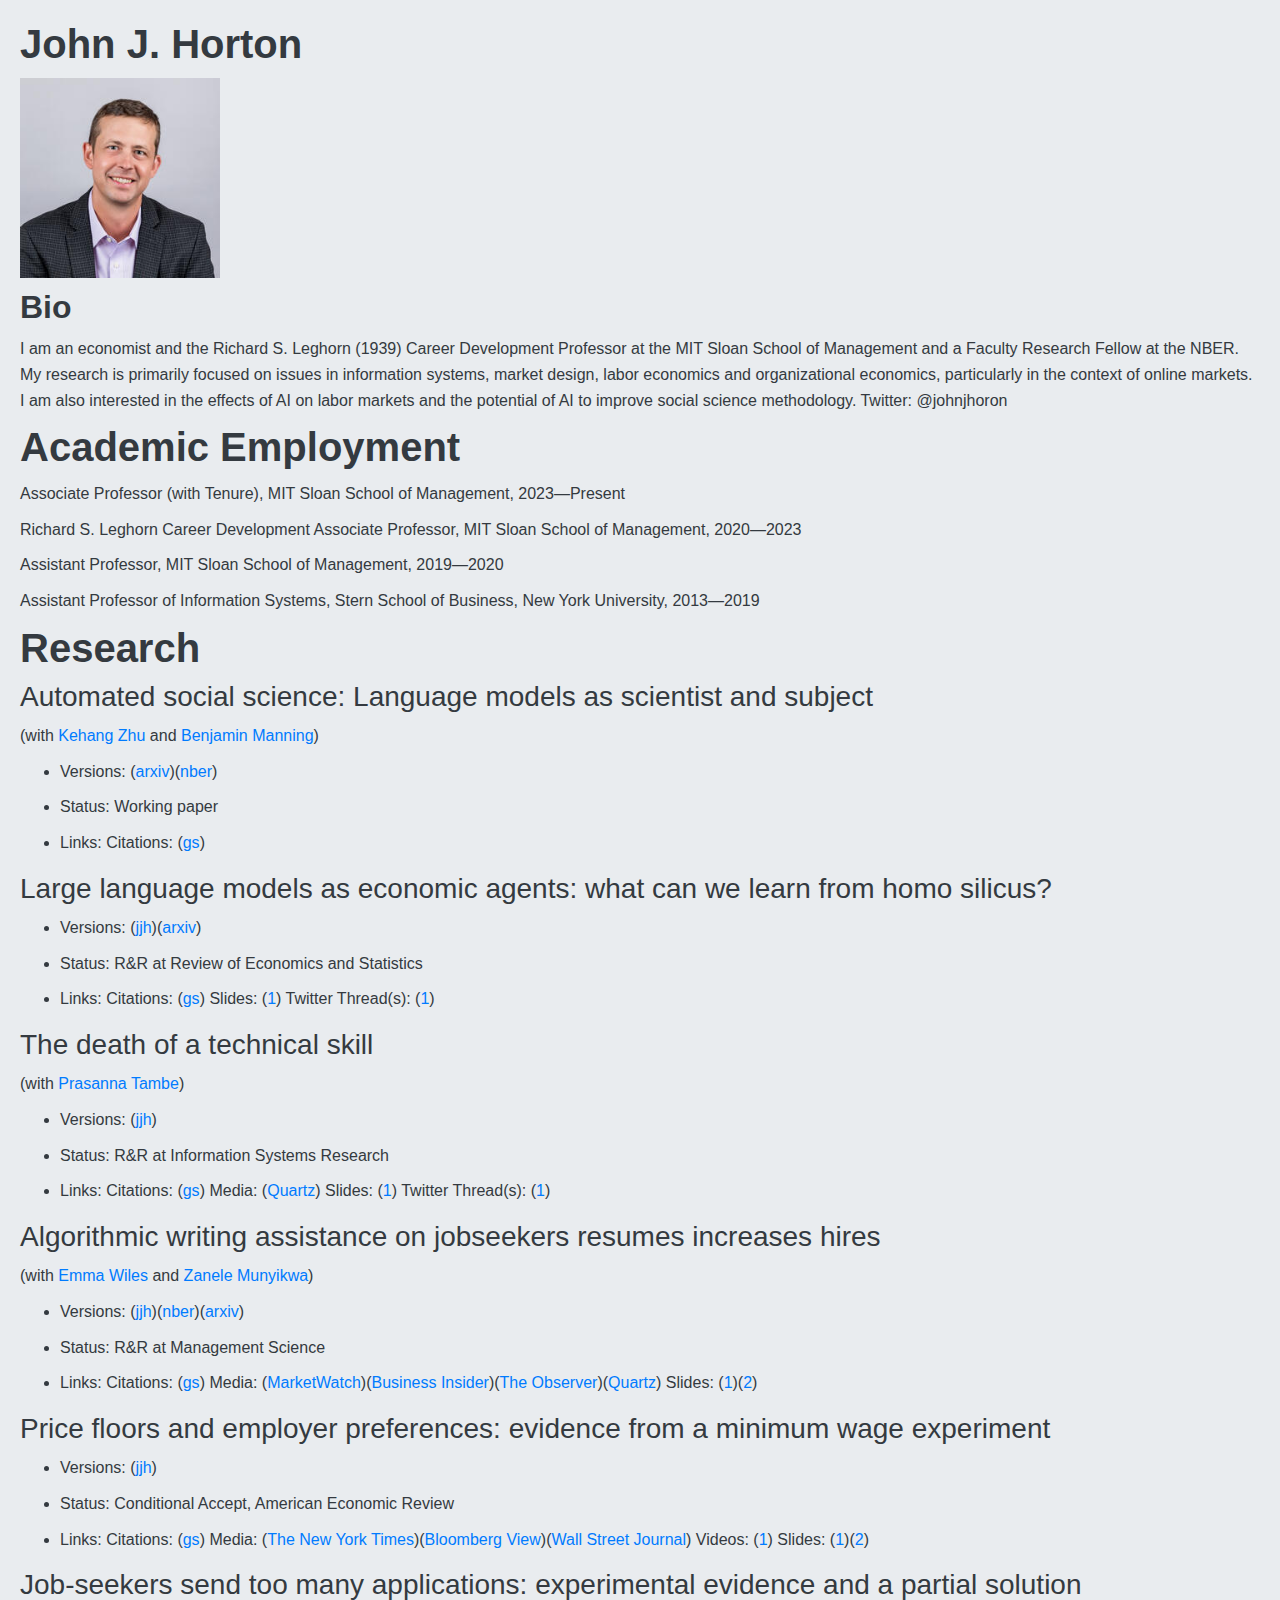
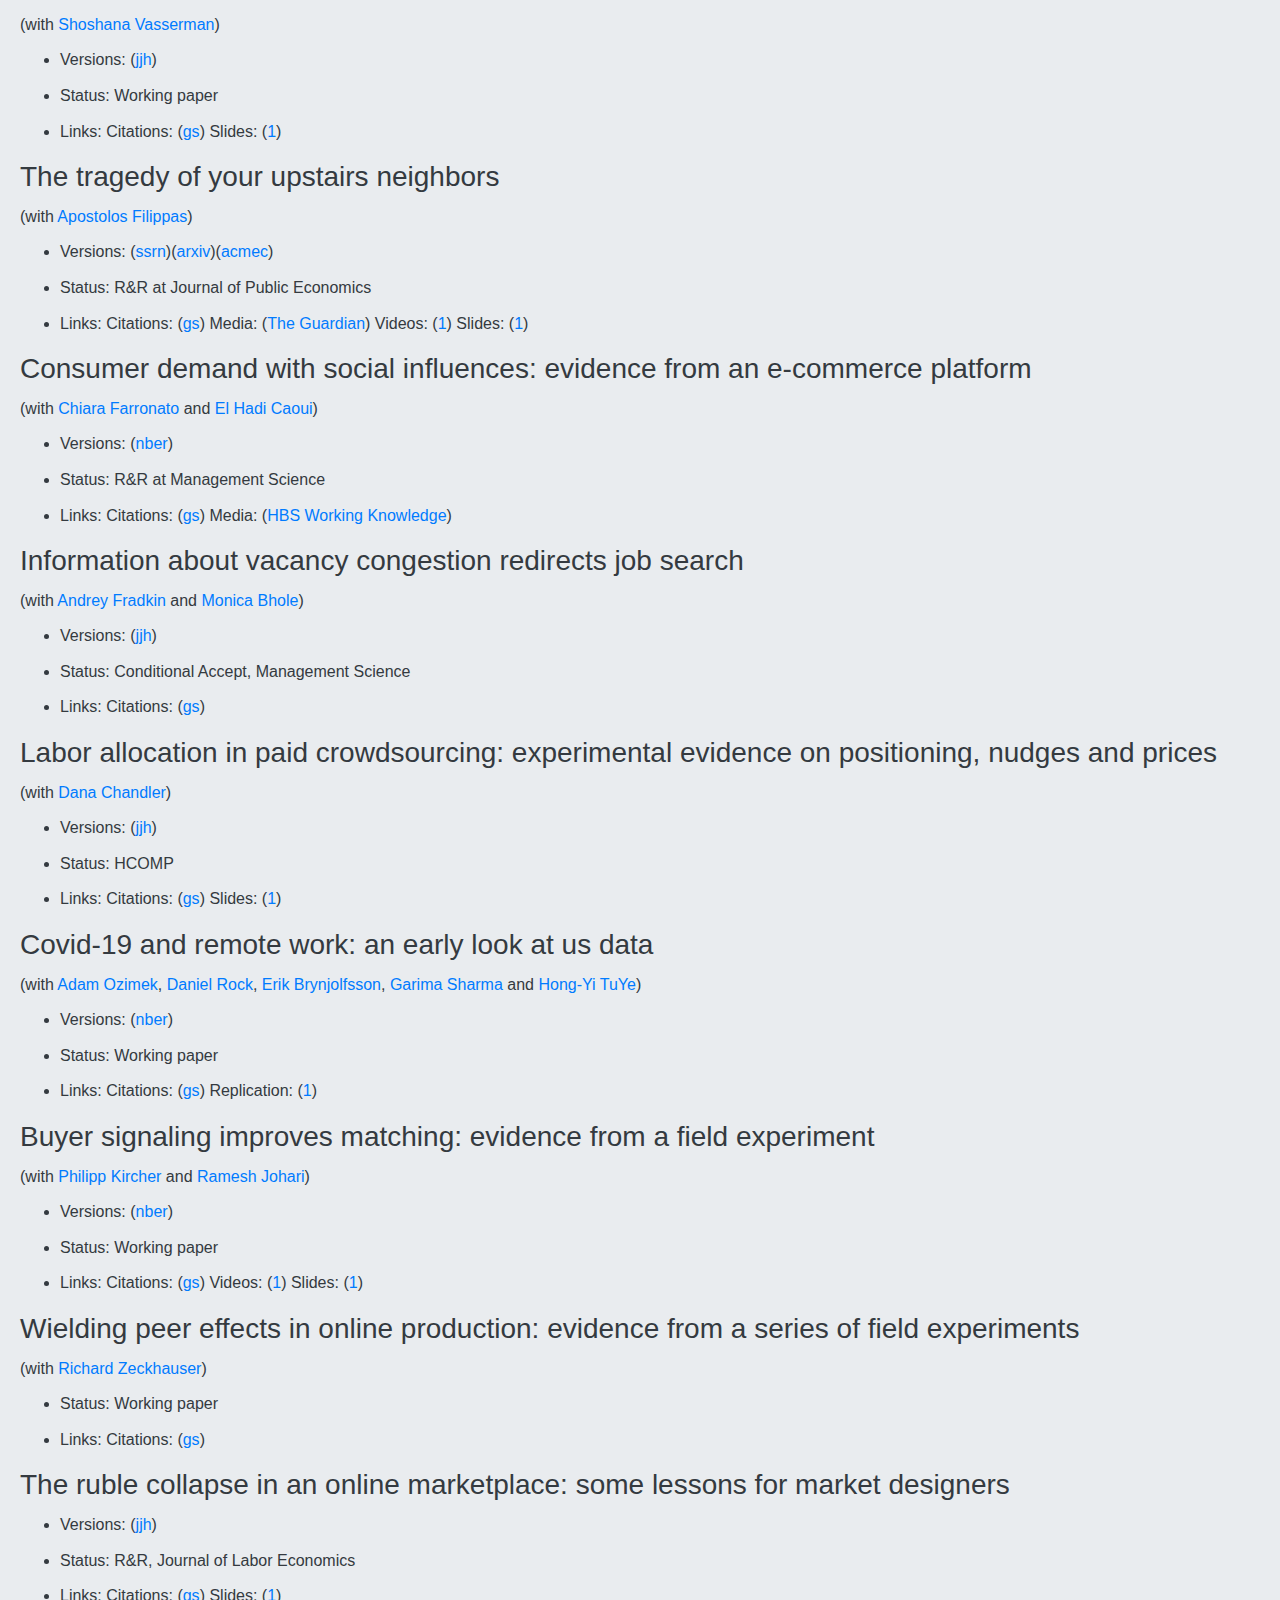
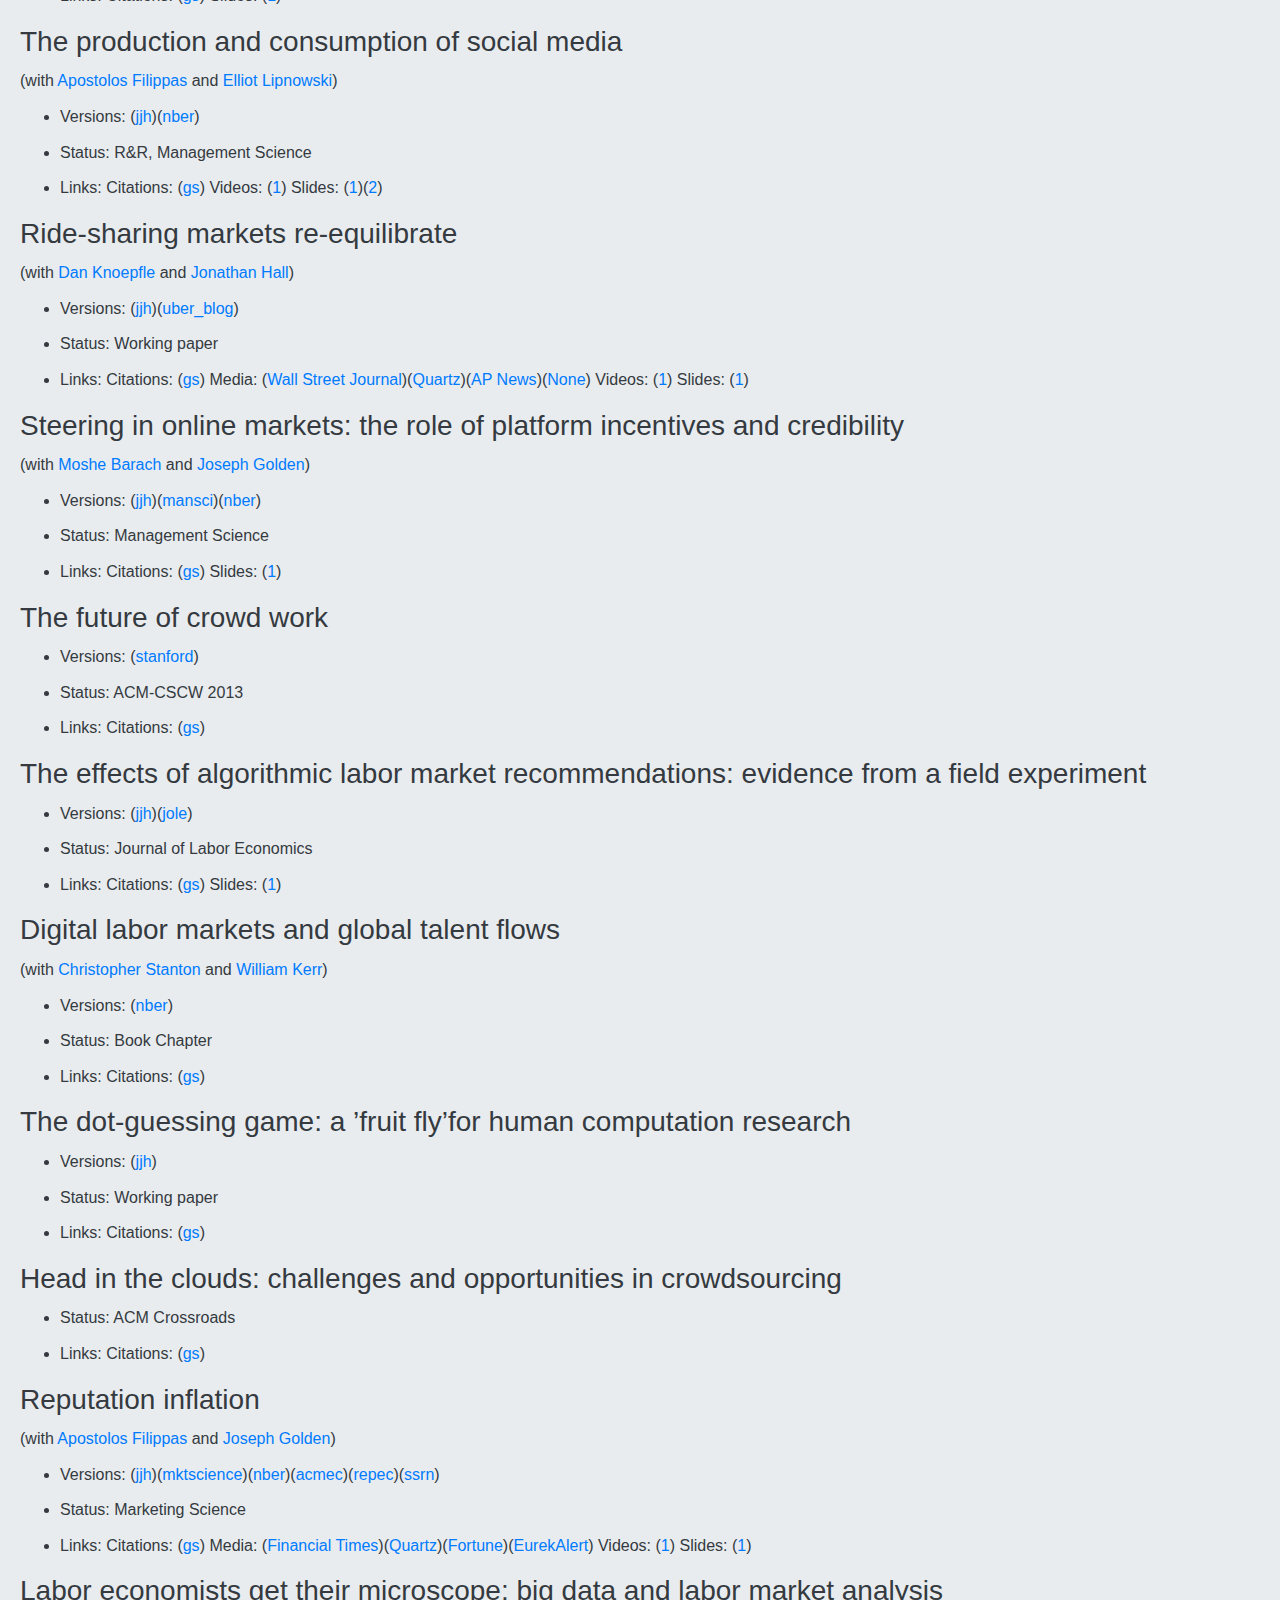
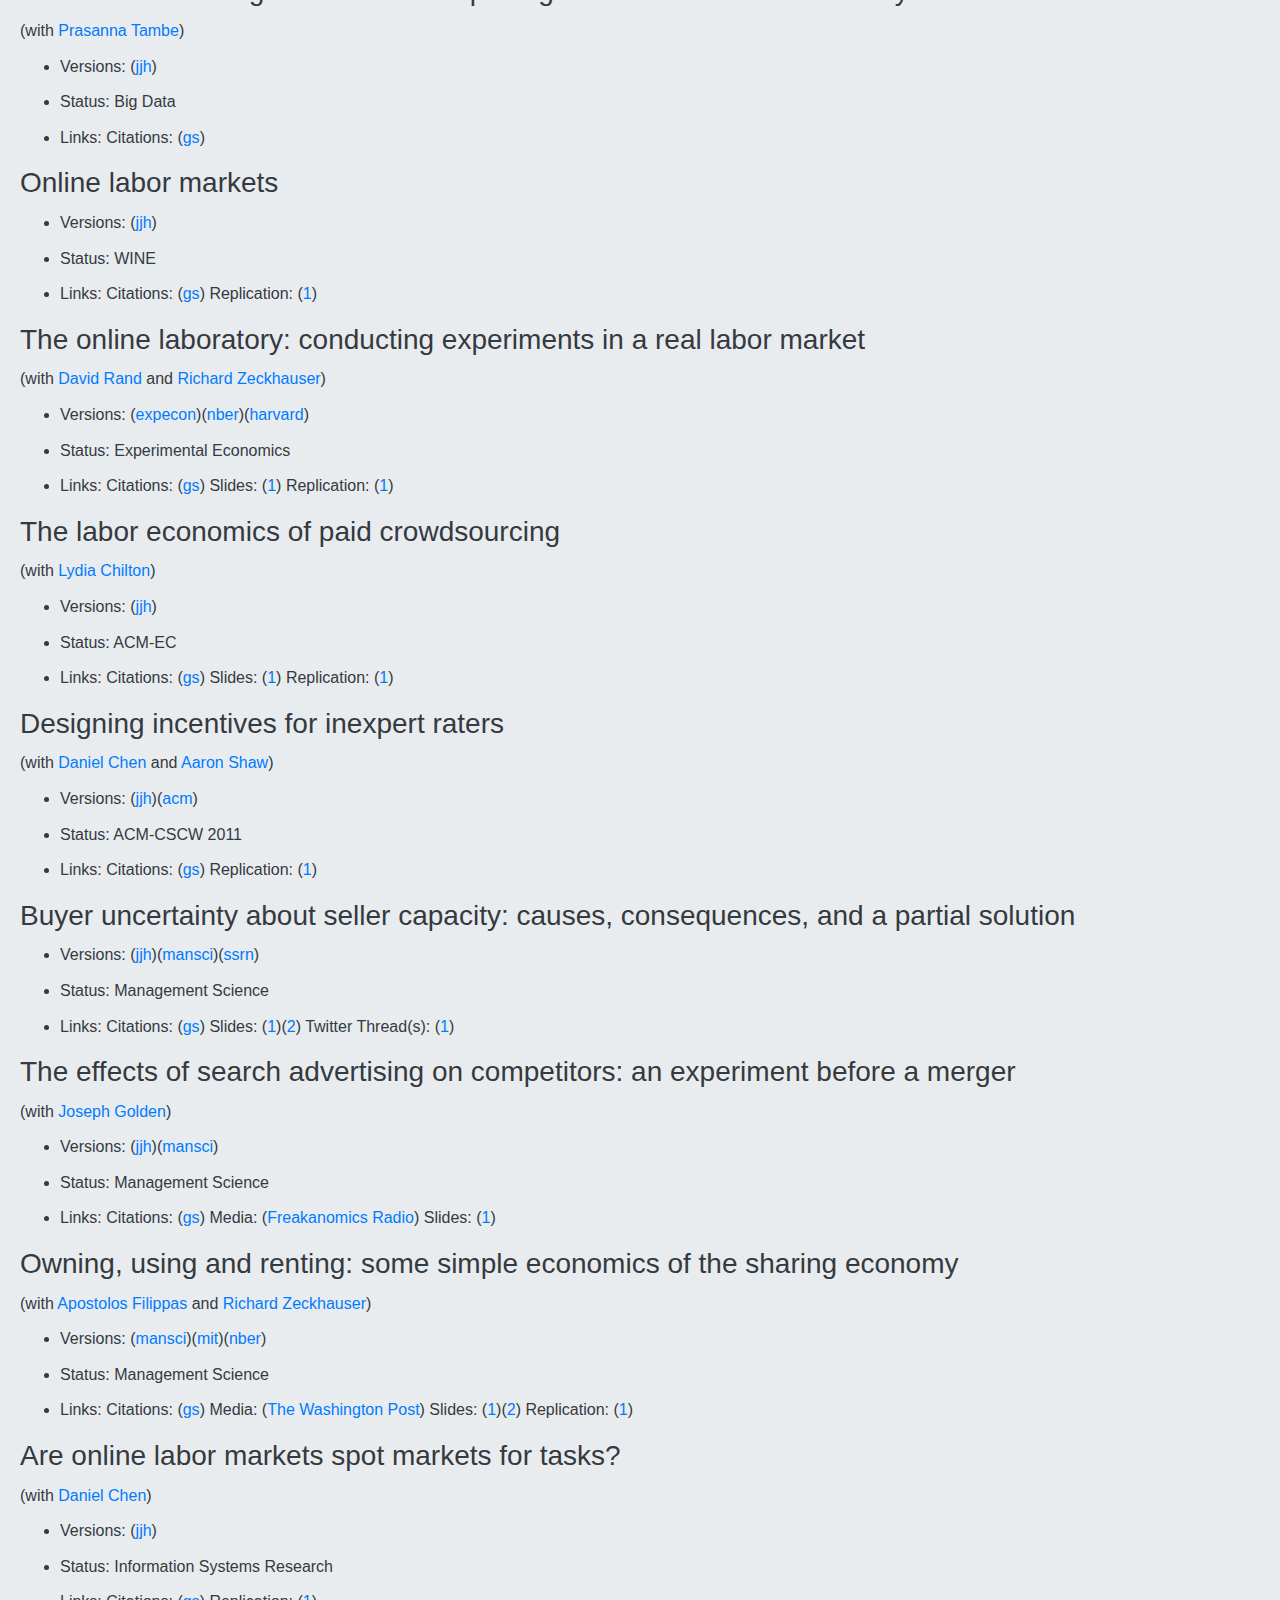
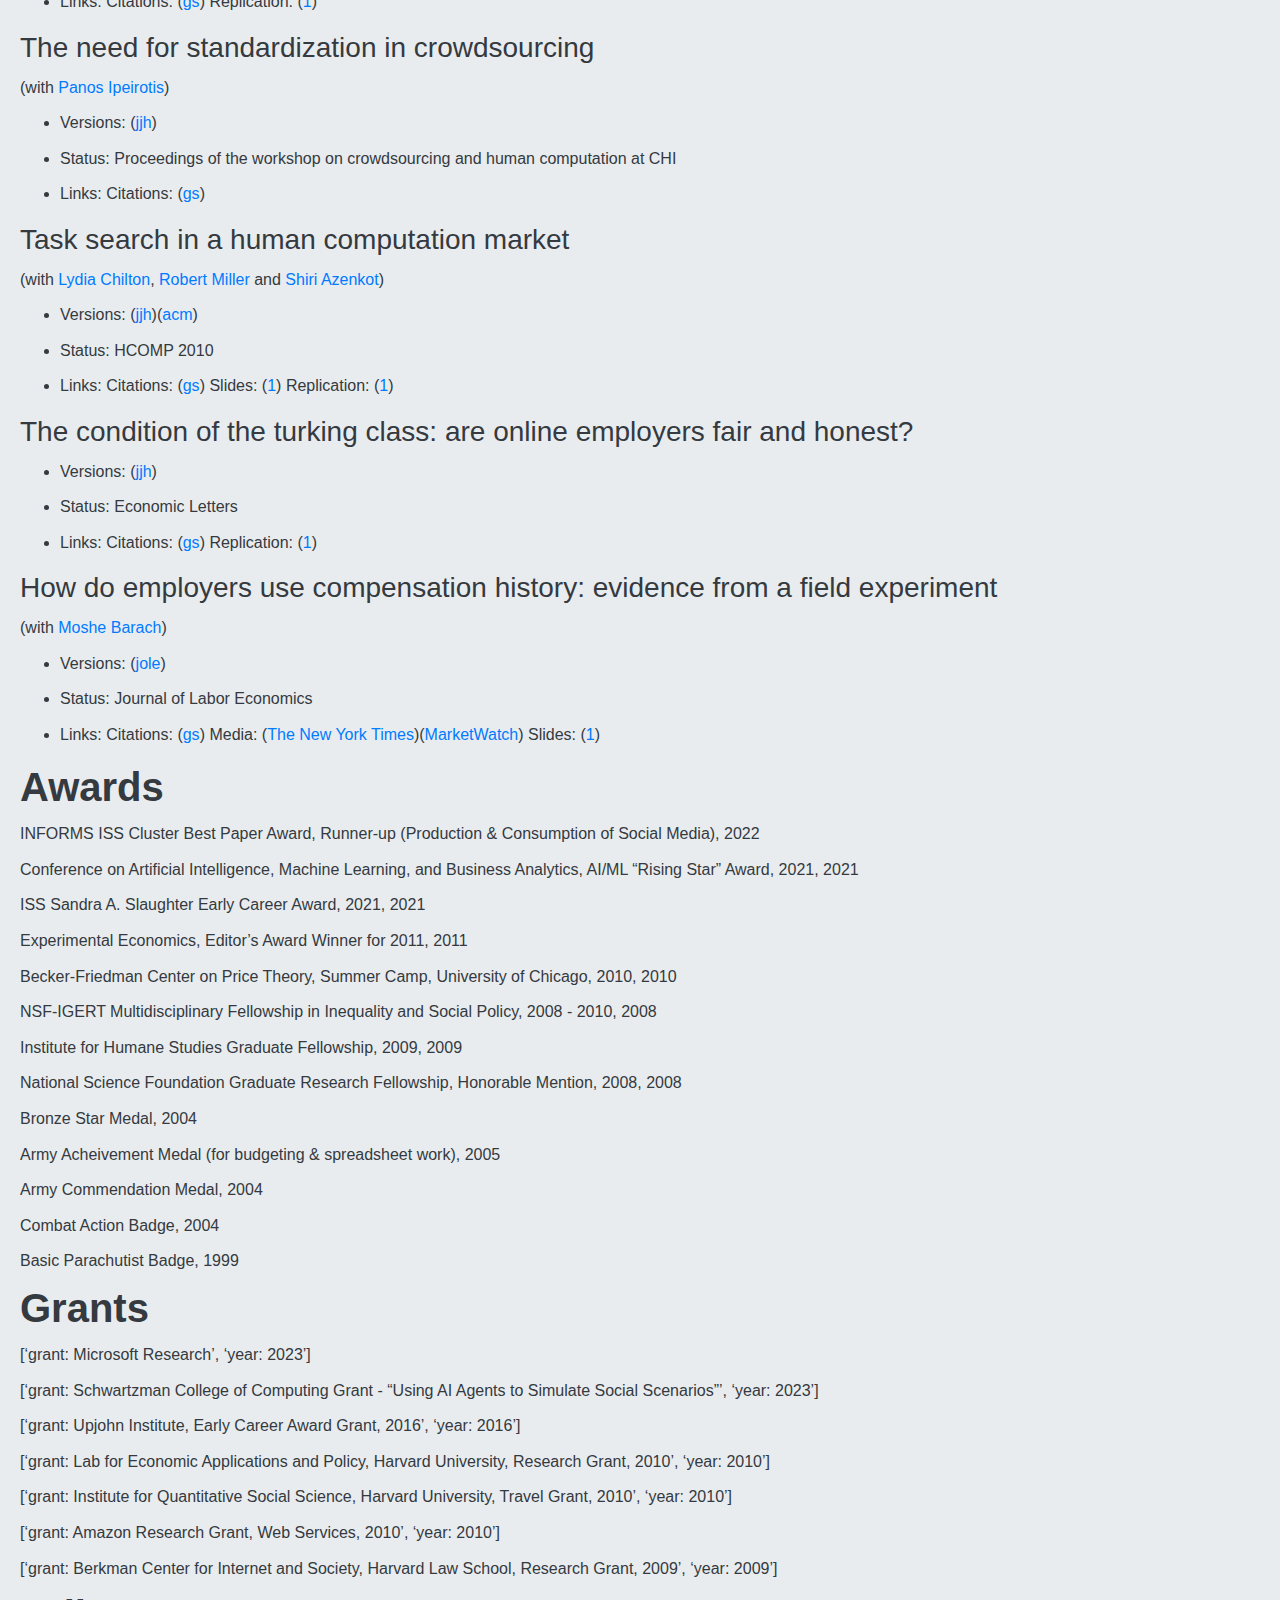
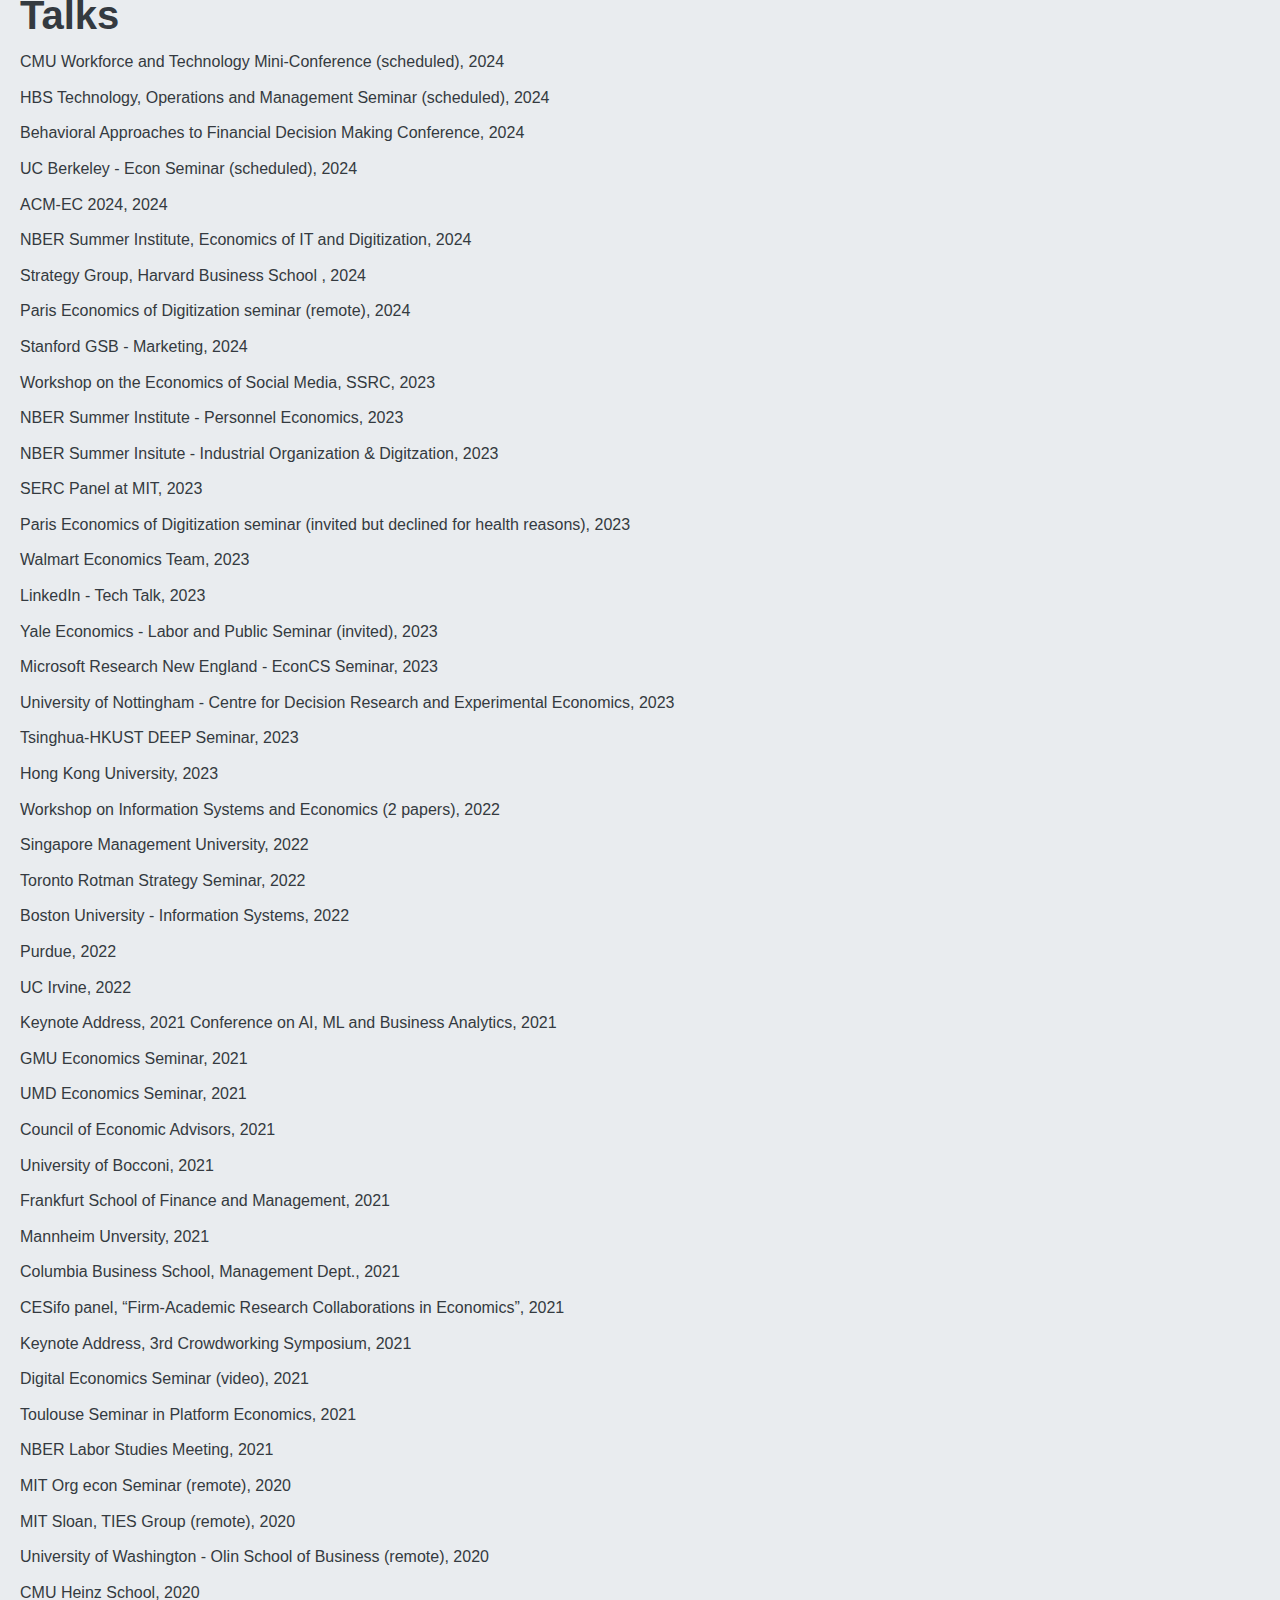
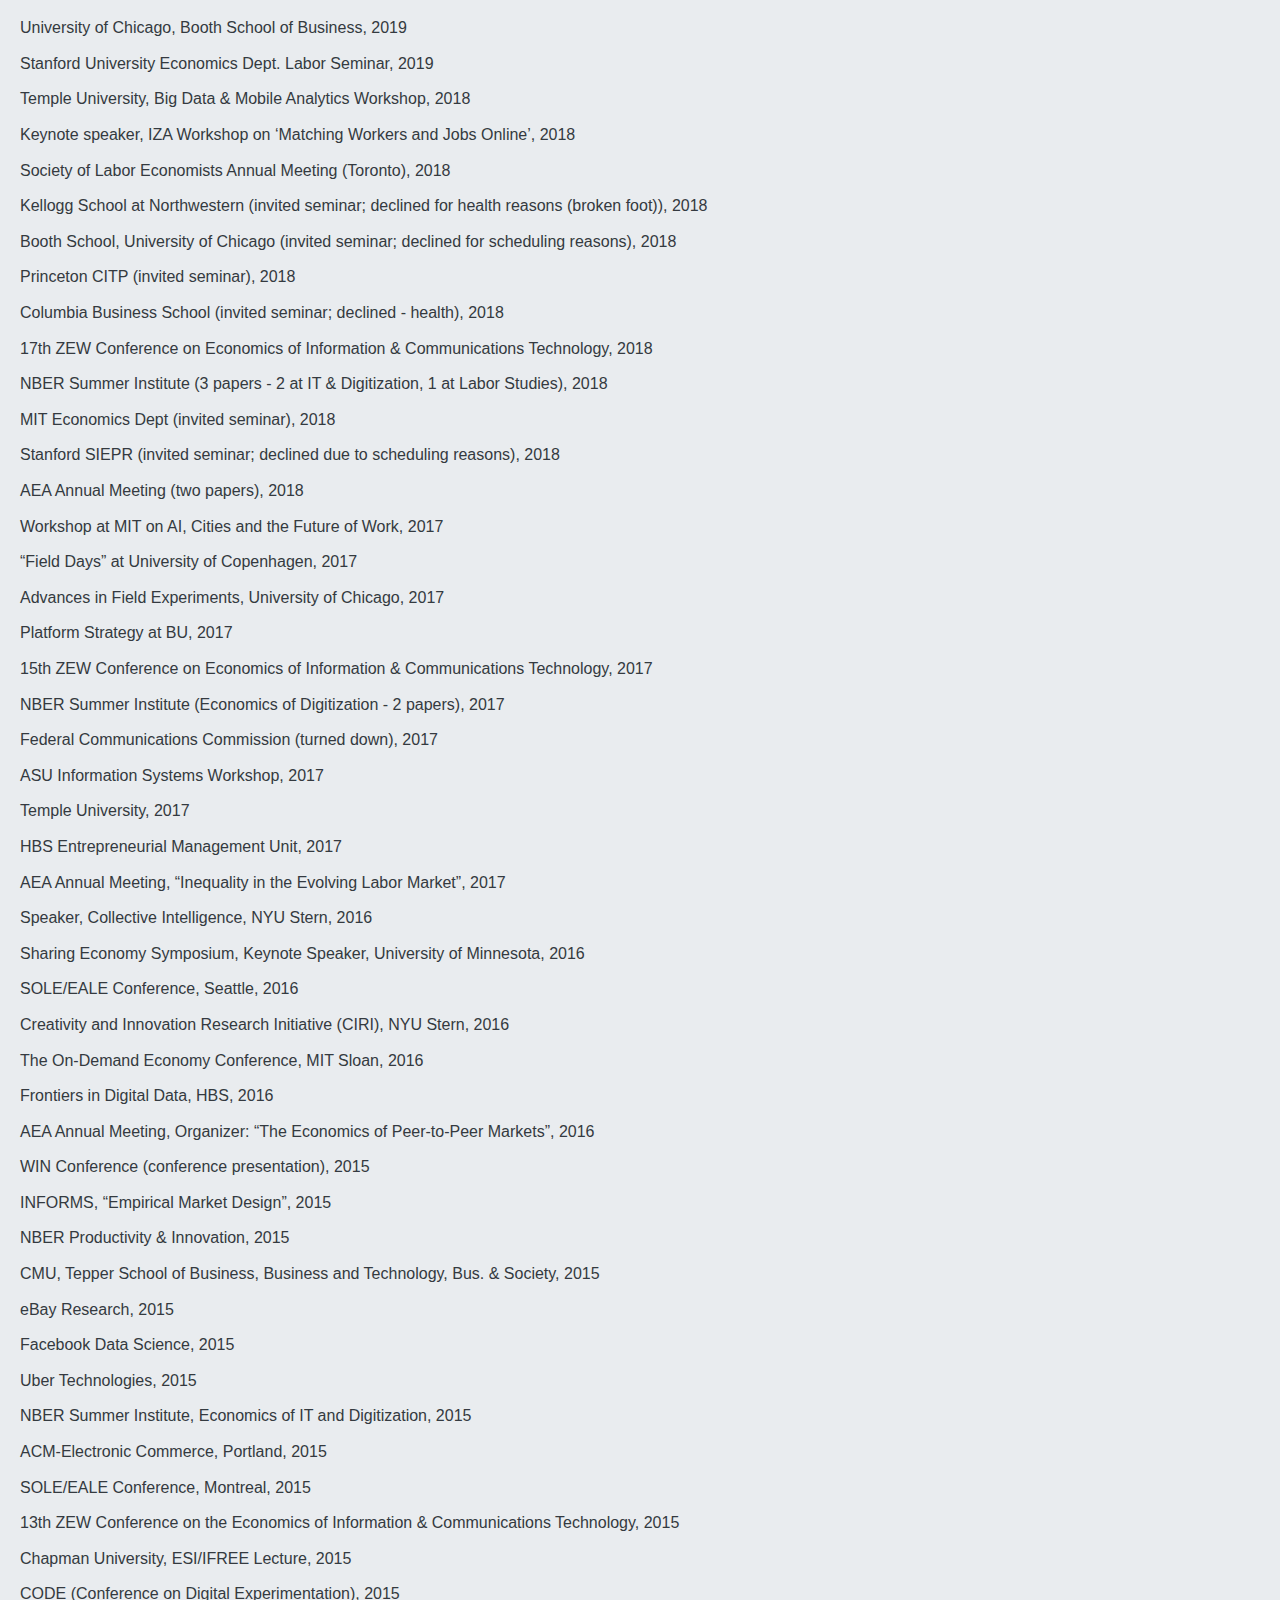
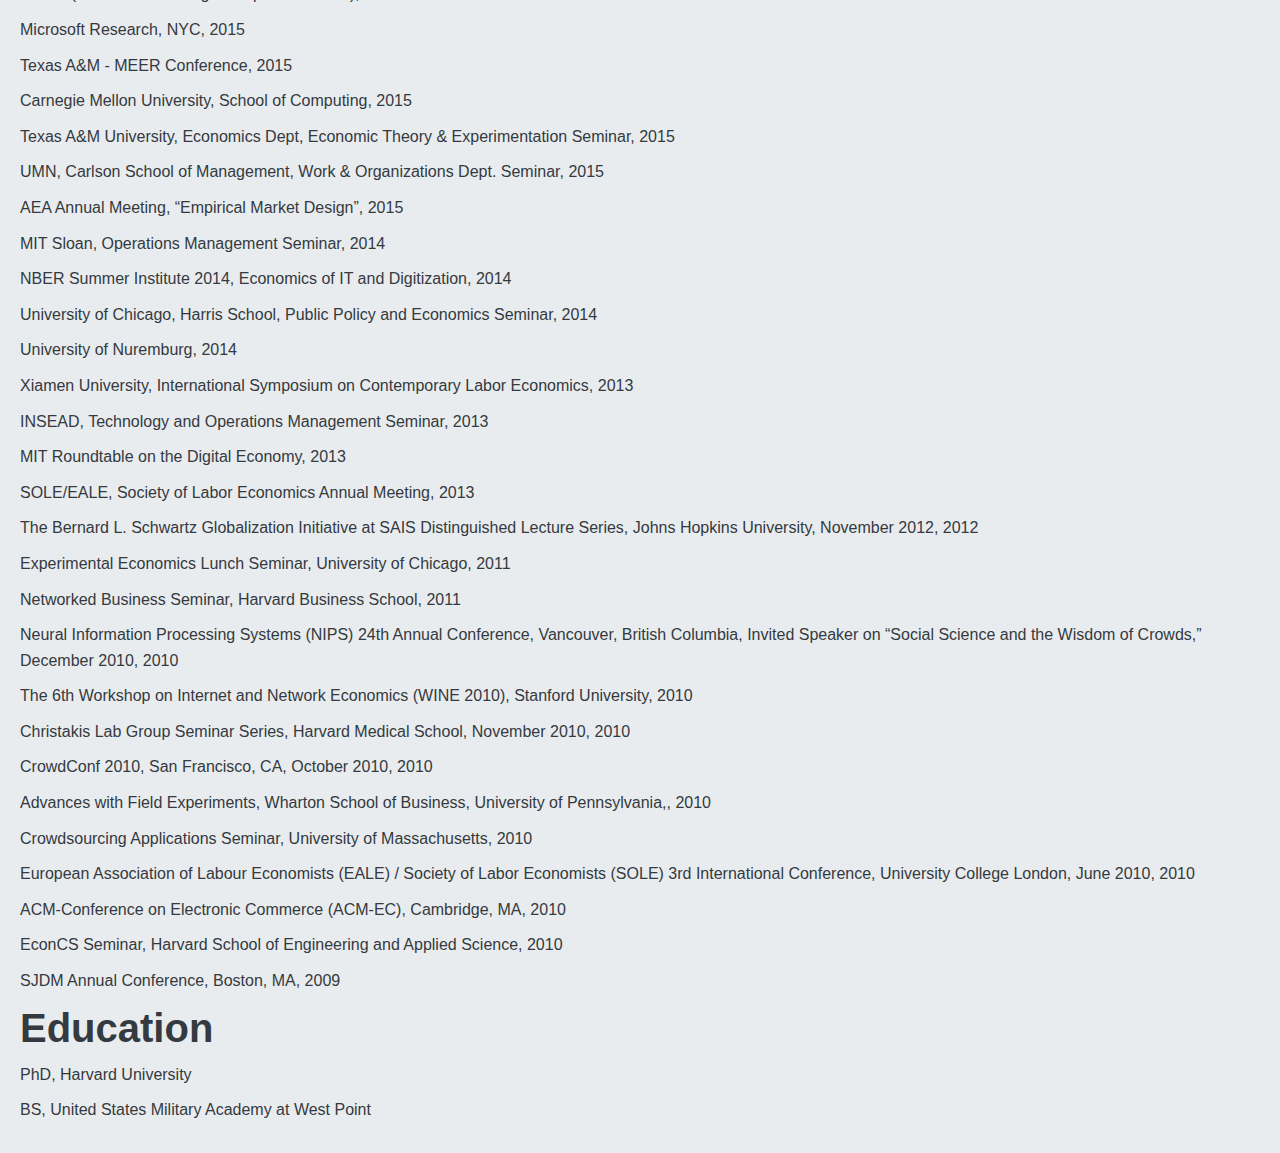
<file: index.html>
<!DOCTYPE html>
<html xmlns="http://www.w3.org/1999/xhtml" lang="" xml:lang="">
<head>
  <meta charset="utf-8" />
  <meta name="generator" content="pandoc" />
  <meta name="viewport" content="width=device-width, initial-scale=1.0, user-scalable=yes" />
  <title>John Horton's Academic Website</title>
  <style>
    code{white-space: pre-wrap;}
    span.smallcaps{font-variant: small-caps;}
    div.columns{display: flex; gap: min(4vw, 1.5em);}
    div.column{flex: auto; overflow-x: auto;}
    div.hanging-indent{margin-left: 1.5em; text-indent: -1.5em;}
    ul.task-list{list-style: none;}
    ul.task-list li input[type="checkbox"] {
      width: 0.8em;
      margin: 0 0.8em 0.2em -1.6em;
      vertical-align: middle;
    }
    .display.math{display: block; text-align: center; margin: 0.5rem auto;}
  </style>
  <link rel="stylesheet" href="style.css" />
  <!--[if lt IE 9]>
    <script src="//cdnjs.cloudflare.com/ajax/libs/html5shiv/3.7.3/html5shiv-printshiv.min.js"></script>
  <![endif]-->
</head>
<body>
<h1 id="john-j.-horton">John J. Horton</h1>
<p><img src="images/me.jpeg" alt="me" width="200" />
<!-- Adjust '200' to your preferred width --></p>
<h2 class="bio-class" id="bio">Bio</h2>
<p>I am an economist and the Richard S. Leghorn (1939) Career
Development Professor at the MIT Sloan School of Management and a
Faculty Research Fellow at the NBER. My research is primarily focused on
issues in information systems, market design, labor economics and
organizational economics, particularly in the context of online markets.
I am also interested in the effects of AI on labor markets and the
potential of AI to improve social science methodology. Twitter: <span
class="citation" data-cites="johnjhoron">@johnjhoron</span></p>
<h1 id="academic-employment">Academic Employment</h1>
<p>Associate Professor (with Tenure), MIT Sloan School of Management,
2023—Present</p>
<p>Richard S. Leghorn Career Development Associate Professor, MIT Sloan
School of Management, 2020—2023</p>
<p>Assistant Professor, MIT Sloan School of Management, 2019—2020</p>
<p>Assistant Professor of Information Systems, Stern School of Business,
New York University, 2013—2019</p>
<h1 class="paper-class" id="research">Research</h1>
<h3 class="paper-class"
id="automated-social-science-language-models-as-scientist-and-subject">Automated
social science: Language models as scientist and subject</h3>
<p>(with <a href="https://scholar.harvard.edu/kehang/home">Kehang
Zhu</a> and <a href="https://benjaminmanning.io/">Benjamin
Manning</a>)</p>
<ul>
<li><p>Versions: (<a
href="https://arxiv.org/abs/2404.11794">arxiv</a>)(<a
href="https://www.nber.org/papers/w32381">nber</a>)</p></li>
<li><p>Status: Working paper</p></li>
<li><p>Links: Citations: (<a
href="https://scholar.google.com/citations?view_op=view_citation&amp;hl=en&amp;&amp;citation_for_view=https://scholar.google.com/citations?view_op=view_citation&amp;hl=en&amp;user=L_O2kH0AAAAJ&amp;cstart=20&amp;pagesize=80&amp;citation_for_view=L_O2kH0AAAAJ:NxmKEeNBbOMC">gs</a>)</p></li>
</ul>
<h3
id="large-language-models-as-economic-agents-what-can-we-learn-from-homo-silicus">Large
language models as economic agents: what can we learn from homo
silicus?</h3>
<ul>
<li><p>Versions: (<a href="papers/llm_ask.pdf">jjh</a>)(<a
href="https://arxiv.org/abs/2301.07543">arxiv</a>)</p></li>
<li><p>Status: R&amp;R at Review of Economics and Statistics</p></li>
<li><p>Links: Citations: (<a
href="https://scholar.google.com/citations?view_op=view_citation&amp;hl=en&amp;&amp;citation_for_view=https://scholar.google.com/citations?view_op=view_citation&amp;hl=en&amp;user=L_O2kH0AAAAJ&amp;cstart=20&amp;pagesize=80&amp;citation_for_view=L_O2kH0AAAAJ:YlPif8NxrbYC">gs</a>)
Slides: (<a
href="https://docs.google.com/presentation/d/1927RDjVnDD0kRelfFc9EdvH5zo68KMNdFDD0GSSLFKI/edit#slide=id.p">1</a>)
Twitter Thread(s): (<a
href="https://twitter.com/johnjhorton/status/1606364947335741453?s=20&amp;t=wfQLuu-9ibxQQZ6uTCG7tw">1</a>)</p></li>
</ul>
<h3 class="paper-class" id="the-death-of-a-technical-skill">The death of
a technical skill</h3>
<p>(with <a href="https://oid.wharton.upenn.edu/profile/tambe/">Prasanna
Tambe</a>)</p>
<ul>
<li><p>Versions: (<a
href="https://john-joseph-horton.com/papers/schumpeter.pdf">jjh</a>)</p></li>
<li><p>Status: R&amp;R at Information Systems Research</p></li>
<li><p>Links: Citations: (<a
href="https://scholar.google.com/citations?view_op=view_citation&amp;hl=en&amp;&amp;citation_for_view=https://scholar.google.com/citations?view_op=view_citation&amp;hl=en&amp;user=L_O2kH0AAAAJ&amp;cstart=20&amp;pagesize=80&amp;citation_for_view=L_O2kH0AAAAJ:w0F2JDEymm0C">gs</a>)
Media: (<a
href="https://qz.com/work/1702462/what-happens-to-tech-workers-when-their-skills-become-obsolete/">Quartz</a>)
Slides: (<a
href="https://docs.google.com/presentation/d/1yNHuqyKfi4GcaEWhUveCtEhoRIllahcuWrhhQVY77Lg/edit#slide=id.p">1</a>)
Twitter Thread(s): (<a
href="https://twitter.com/johnjhorton/status/1161316745015189504?s=20&amp;t=cDxvqdjtJ3th-TNLrAHRdQ">1</a>)</p></li>
</ul>
<h3 class="paper-class"
id="algorithmic-writing-assistance-on-jobseekers-resumes-increases-hires">Algorithmic
writing assistance on jobseekers resumes increases hires</h3>
<p>(with <a
href="https://sites.google.com/view/emmavaninwegen/home">Emma Wiles</a>
and <a href="https://www.zanelemunyikwa.com/">Zanele Munyikwa</a>)</p>
<ul>
<li><p>Versions: (<a
href="https://john-joseph-horton.com/papers/algo_writing_assistance.pdf">jjh</a>)(<a
href="https://www.nber.org/system/files/working_papers/w30886/w30886.pdf">nber</a>)(<a
href="https://arxiv.org/abs/2301.08083">arxiv</a>)</p></li>
<li><p>Status: R&amp;R at Management Science</p></li>
<li><p>Links: Citations: (<a
href="https://scholar.google.com/citations?view_op=view_citation&amp;hl=en&amp;&amp;citation_for_view=https://scholar.google.com/citations?view_op=view_citation&amp;hl=en&amp;user=L_O2kH0AAAAJ&amp;cstart=20&amp;pagesize=80&amp;citation_for_view=L_O2kH0AAAAJ:wE-fMHVdjMkC">gs</a>)
Media: (<a
href="https://www.marketwatch.com/story/looking-for-a-new-job-brush-up-your-resume-with-a-computer-algorithm-seriously-it-could-pay-off-d063ae09">MarketWatch</a>)(<a
href="https://www.businessinsider.com/using-ai-write-resume-chatgpt-job-search-cover-letter-2023-2">Business
Insider</a>)(<a
href="https://observer.com/2023/02/ai-generated-resumes-lead-to-more-job-offers-and-higher-wages-study-finds/">The
Observer</a>)(<a
href="https://qz.com/should-chatgpt-write-your-resume-1850170319">Quartz</a>)
Slides: (<a
href="https://docs.google.com/presentation/d/1iAcGstCO0LuO8WRmjybzCzUPOGOUxb5equnNGbkmNv4/edit#slide=id.p">1</a>)(<a
href="https://docs.google.com/presentation/d/138Rd_LZ6Ivl_Axy-qQlIGGvHP794ijekeBFHoZHnn_w/edit#slide=id.p">2</a>)</p></li>
</ul>
<h3
id="price-floors-and-employer-preferences-evidence-from-a-minimum-wage-experiment">Price
floors and employer preferences: evidence from a minimum wage
experiment</h3>
<ul>
<li><p>Versions: (<a
href="https://www.john-joseph-horton.com/papers/minimum_wage.pdf">jjh</a>)</p></li>
<li><p>Status: Conditional Accept, American Economic Review</p></li>
<li><p>Links: Citations: (<a
href="https://scholar.google.com/citations?view_op=view_citation&amp;hl=en&amp;&amp;citation_for_view=https://scholar.google.com/citations?view_op=view_citation&amp;hl=en&amp;user=L_O2kH0AAAAJ&amp;pagesize=80&amp;citation_for_view=L_O2kH0AAAAJ:-7ulzOJl1JYC">gs</a>)
Media: (<a
href="https://www.nytimes.com/2017/01/10/business/economy/national-minimum-wage-.html?_r=0">The
New York Times</a>)(<a
href="https://www.bloomberg.com/opinion/articles/2017-04-26/minimum-wage-warriors-see-certainty-in-ambiguity">Bloomberg
View</a>)(<a
href="http://www.wsj.com/articles/price-floors-and-employer-preferences-evidence-from-a-minimum-wage-experiment-1484953328?mg=id-wsj">Wall
Street Journal</a>) Videos: (<a
href="https://www.youtube.com/watch?v=Bkxobfkrfps">1</a>) Slides: (<a
href="https://docs.google.com/presentation/d/1PmgeHEmW2ahn12Bfm9wDJ5pRGJErpHYc4uOx120tan4/edit#slide=id.p">1</a>)(<a
href="https://docs.google.com/presentation/d/1QXSFxwJQDJBO5QKsE4mpLHyV6iu59_PNV7vOZOHkHlE/edit#slide=id.p">2</a>)</p></li>
</ul>
<h3 class="paper-class"
id="job-seekers-send-too-many-applications-experimental-evidence-and-a-partial-solution">Job-seekers
send too many applications: experimental evidence and a partial
solution</h3>
<p>(with <a href="https://shoshanavasserman.com/">Shoshana
Vasserman</a>)</p>
<ul>
<li><p>Versions: (<a
href="https://john-joseph-horton.com/papers/autopause.pdf">jjh</a>)</p></li>
<li><p>Status: Working paper</p></li>
<li><p>Links: Citations: (<a
href="https://scholar.google.com/citations?view_op=view_citation&amp;hl=en&amp;&amp;citation_for_view=https://scholar.google.com/citations?view_op=view_citation&amp;hl=en&amp;user=L_O2kH0AAAAJ&amp;cstart=20&amp;pagesize=80&amp;citation_for_view=L_O2kH0AAAAJ:kJDgFkosVoMC">gs</a>)
Slides: (<a
href="https://docs.google.com/presentation/d/10vkIYkUGuBJR4nYitT8tyGuEJdN5crkFkzrhoW6xdMQ/edit#slide=id.p">1</a>)</p></li>
</ul>
<h3 class="paper-class" id="the-tragedy-of-your-upstairs-neighbors">The
tragedy of your upstairs neighbors</h3>
<p>(with <a href="Apostolos%20Filippas">Apostolos Filippas</a>)</p>
<ul>
<li><p>Versions: (<a
href="https://papers.ssrn.com/sol3/papers.cfm?abstract_id=2443343">ssrn</a>)(<a
href="https://arxiv.org/abs/1611.05688">arxiv</a>)(<a
href="https://dl.acm.org/doi/10.1145/3033274.3085097">acmec</a>)</p></li>
<li><p>Status: R&amp;R at Journal of Public Economics</p></li>
<li><p>Links: Citations: (<a
href="https://scholar.google.com/citations?view_op=view_citation&amp;hl=en&amp;&amp;citation_for_view=https://scholar.google.com/citations?view_op=view_citation&amp;hl=en&amp;user=L_O2kH0AAAAJ&amp;pagesize=80&amp;citation_for_view=L_O2kH0AAAAJ:XUvXOeBm_78C">gs</a>)
Media: (<a
href="https://www.theguardian.com/technology/2019/aug/07/emoji-house-airbnb-california-manhattan-beach">The
Guardian</a>) Videos: (<a
href="https://www.youtube.com/watch?v=Mp02sfw4Nhc">1</a>) Slides: (<a
href="https://docs.google.com/presentation/d/1ndTX27BG7EZazc5AqQ9WaeGI5oG0guj2K78NQj_YEsI/edit#slide=id.p">1</a>)</p></li>
</ul>
<h3 class="paper-class"
id="consumer-demand-with-social-influences-evidence-from-an-e-commerce-platform">Consumer
demand with social influences: evidence from an e-commerce platform</h3>
<p>(with <a
href="https://www.hbs.edu/faculty/Pages/profile.aspx?facId=775022">Chiara
Farronato</a> and <a href="https://elhadicaoui.github.io/">El Hadi
Caoui</a>)</p>
<ul>
<li><p>Versions: (<a
href="https://www.nber.org/papers/w30351">nber</a>)</p></li>
<li><p>Status: R&amp;R at Management Science</p></li>
<li><p>Links: Citations: (<a
href="https://scholar.google.com/citations?view_op=view_citation&amp;hl=en&amp;&amp;citation_for_view=https://scholar.google.com/citations?view_op=view_citation&amp;hl=en&amp;user=L_O2kH0AAAAJ&amp;cstart=20&amp;pagesize=80&amp;citation_for_view=L_O2kH0AAAAJ:zdjWy_NXXwUC">gs</a>)
Media: (<a
href="https://hbswk.hbs.edu/item/how-much-more-will-trendy-shoppers-pay-to-wear-something-rare">HBS
Working Knowledge</a>)</p></li>
</ul>
<h3 class="paper-class"
id="information-about-vacancy-congestion-redirects-job-search">Information
about vacancy congestion redirects job search</h3>
<p>(with <a href="https://andreyfradkin.com/">Andrey Fradkin</a> and <a
href="https://www.linkedin.com/in/mdbhole/">Monica Bhole</a>)</p>
<ul>
<li><p>Versions: (<a
href="https://andreyfradkin.com/assets/jobs_authors.pdf">jjh</a>)</p></li>
<li><p>Status: Conditional Accept, Management Science</p></li>
<li><p>Links: Citations: (<a
href="https://scholar.google.com/citations?view_op=view_citation&amp;hl=en&amp;&amp;citation_for_view=https://scholar.google.com/citations?view_op=view_citation&amp;hl=en&amp;user=L_O2kH0AAAAJ&amp;cstart=20&amp;pagesize=80&amp;citation_for_view=L_O2kH0AAAAJ:2ywjKiB__4kC">gs</a>)</p></li>
</ul>
<h3 class="paper-class"
id="labor-allocation-in-paid-crowdsourcing-experimental-evidence-on-positioning-nudges-and-prices">Labor
allocation in paid crowdsourcing: experimental evidence on positioning,
nudges and prices</h3>
<p>(with <a href="https://www.linkedin.com/in/danachandler1/">Dana
Chandler</a>)</p>
<ul>
<li><p>Versions: (<a
href="http://john-joseph-horton.com/papers/labor_allocation_in_paid_crowdsourcing_nudges_prices.pdf">jjh</a>)</p></li>
<li><p>Status: HCOMP</p></li>
<li><p>Links: Citations: (<a
href="https://scholar.google.com/citations?view_op=view_citation&amp;hl=en&amp;&amp;citation_for_view=https://scholar.google.com/citations?view_op=view_citation&amp;hl=en&amp;user=L_O2kH0AAAAJ&amp;cstart=20&amp;pagesize=80&amp;citation_for_view=L_O2kH0AAAAJ:roLk4NBRz8UC">gs</a>)
Slides: (<a
href="https://docs.google.com/presentation/d/1lmlrDEaBTAXwbb-1Q6XjsfYH2aR0Gk82zK6TRznqmNM/edit#slide=id.i0">1</a>)</p></li>
</ul>
<h3 class="paper-class"
id="covid-19-and-remote-work-an-early-look-at-us-data">Covid-19 and
remote work: an early look at us data</h3>
<p>(with <a href="http://adamozimek.com/">Adam Ozimek</a>, <a
href="https://oid.wharton.upenn.edu/profile/rockdi/">Daniel Rock</a>, <a
href="https://www.brynjolfsson.com/">Erik Brynjolfsson</a>, <a
href="https://economics.mit.edu/people/phd-students/garima-sharma">Garima
Sharma</a> and <a href="https://www.linkedin.com/in/hytuye">Hong-Yi
TuYe</a>)</p>
<ul>
<li><p>Versions: (<a
href="https://www.nber.org/system/files/working_papers/w27344/w27344.pdf">nber</a>)</p></li>
<li><p>Status: Working paper</p></li>
<li><p>Links: Citations: (<a
href="https://scholar.google.com/citations?view_op=view_citation&amp;hl=en&amp;&amp;citation_for_view=https://scholar.google.com/citations?view_op=view_citation&amp;hl=en&amp;user=L_O2kH0AAAAJ&amp;citation_for_view=L_O2kH0AAAAJ:w1MjKQ0l0TYC">gs</a>)
Replication: (<a
href="https://github.com/johnjosephhorton/remote_work">1</a>)</p></li>
</ul>
<h3 class="paper-class"
id="buyer-signaling-improves-matching-evidence-from-a-field-experiment">Buyer
signaling improves matching: evidence from a field experiment</h3>
<p>(with <a href="https://philippkircher.com/">Philipp Kircher</a> and
<a href="http://web.stanford.edu/~rjohari/">Ramesh Johari</a>)</p>
<ul>
<li><p>Versions: (<a
href="https://www.nber.org/papers/w29445">nber</a>)</p></li>
<li><p>Status: Working paper</p></li>
<li><p>Links: Citations: (<a
href="https://scholar.google.com/citations?view_op=view_citation&amp;hl=en&amp;&amp;citation_for_view=https://scholar.google.com/citations?view_op=view_citation&amp;hl=en&amp;user=fhLHgd8AAAAJ&amp;cstart=20&amp;pagesize=80&amp;citation_for_view=fhLHgd8AAAAJ:8AbLer7MMksC">gs</a>)
Videos: (<a href="https://youtu.be/pAeJ8bFhc6w">1</a>) Slides: (<a
href="https://docs.google.com/presentation/d/1kxIRUQM_la1qOEjHHy1LA8P7x9qmoaOO0CGUPPT-3Zc/edit">1</a>)</p></li>
</ul>
<h3 class="paper-class"
id="wielding-peer-effects-in-online-production-evidence-from-a-series-of-field-experiments">Wielding
peer effects in online production: evidence from a series of field
experiments</h3>
<p>(with <a
href="https://www.hks.harvard.edu/faculty/richard-zeckhauser">Richard
Zeckhauser</a>)</p>
<ul>
<li><p>Status: Working paper</p></li>
<li><p>Links: Citations: (<a
href="https://scholar.google.com/citations?view_op=view_citation&amp;hl=en&amp;&amp;citation_for_view=https://scholar.google.com/citations?view_op=view_citation&amp;hl=en&amp;user=L_O2kH0AAAAJ&amp;cstart=20&amp;pagesize=80&amp;citation_for_view=L_O2kH0AAAAJ:-95Q15plzcUC">gs</a>)</p></li>
</ul>
<h3
id="the-ruble-collapse-in-an-online-marketplace-some-lessons-for-market-designers">The
ruble collapse in an online marketplace: some lessons for market
designers</h3>
<ul>
<li><p>Versions: (<a
href="https://www.nber.org/papers/w28702">jjh</a>)</p></li>
<li><p>Status: R&amp;R, Journal of Labor Economics</p></li>
<li><p>Links: Citations: (<a
href="https://scholar.google.com/citations?view_op=view_citation&amp;hl=en&amp;&amp;citation_for_view=https://scholar.google.com/citations?view_op=view_citation&amp;hl=en&amp;user=L_O2kH0AAAAJ&amp;cstart=20&amp;pagesize=80&amp;citation_for_view=L_O2kH0AAAAJ:U_HPUtbDl20C">gs</a>)
Slides: (<a
href="https://docs.google.com/presentation/d/1WaMdyBtUU1Occ_nEKBYE5ArE9mS11-nWCDvWUIDXEY0/edit#slide=id.g1020c983594_0_61">1</a>)</p></li>
</ul>
<h3 class="paper-class"
id="the-production-and-consumption-of-social-media">The production and
consumption of social media</h3>
<p>(with <a href="Apostolos%20Filippas">Apostolos Filippas</a> and <a
href="https://elliotlipnowski.com/">Elliot Lipnowski</a>)</p>
<ul>
<li><p>Versions: (<a
href="https://www.john-joseph-horton.com/papers/twitter.pdf">jjh</a>)(<a
href="https://www.nber.org/papers/w28666">nber</a>)</p></li>
<li><p>Status: R&amp;R, Management Science</p></li>
<li><p>Links: Citations: (<a
href="https://scholar.google.com/citations?view_op=view_citation&amp;hl=en&amp;&amp;citation_for_view=https://scholar.google.com/citations?view_op=view_citation&amp;hl=en&amp;user=L_O2kH0AAAAJ&amp;cstart=20&amp;pagesize=80&amp;citation_for_view=L_O2kH0AAAAJ:F2UWTTQJPOcC">gs</a>)
Videos: (<a href="https://youtu.be/HsnbHy9FQek">1</a>) Slides: (<a
href="https://docs.google.com/presentation/d/18keJdH-7MJtQ4gyd1LxfKMkDiRiL5kEkGq_4rgFNMtw/edit#slide=id.p">1</a>)(<a
href="https://docs.google.com/presentation/d/1aJTQiAMAKxaQI4f6fhe4g2yHMXWgkwTeBltW1p_hdJk/edit#slide=id.p">2</a>)</p></li>
</ul>
<h3 class="paper-class"
id="ride-sharing-markets-re-equilibrate">Ride-sharing markets
re-equilibrate</h3>
<p>(with <a href="https://www.linkedin.com/in/daniel-knoepfle">Dan
Knoepfle</a> and <a
href="https://www.linkedin.com/in/jonathan-hall-451b552">Jonathan
Hall</a>)</p>
<ul>
<li><p>Versions: (<a
href="https://john-joseph-horton.com/papers/uber_price.pdf">jjh</a>)(<a
href="https://www.uber.com/blog/research/labor-market-equilibration-evidence-from-uber">uber_blog</a>)</p></li>
<li><p>Status: Working paper</p></li>
<li><p>Links: Citations: (<a
href="https://scholar.google.com/citations?view_op=view_citation&amp;hl=en&amp;&amp;citation_for_view=%20https://scholar.google.com/citations?view_op=view_citation&amp;hl=en&amp;user=L_O2kH0AAAAJ&amp;citation_for_view=L_O2kH0AAAAJ:oi2SiIJ9l4AC">gs</a>)
Media: (<a
href="https://www.wsj.com/articles/ubers-driver-dilemma-fare-hikes-and-cuts-dont-change-pay-1510491602">Wall
Street Journal</a>)(<a
href="https://qz.com/1129367/driving-for-uber-will-never-be-a-great-job-thanks-to-these-simple-economics/">Quartz</a>)(<a
href="https://apnews.com/article/north-america-financial-markets-technology-us-news-business-dee67b607a034699abf4ec14bab5cb1c">AP
News</a>)(<a href="None">None</a>) Videos: (<a
href="https://www.youtube.com/watch?v=lJ3wbGIKaK4">1</a>) Slides: (<a
href="https://docs.google.com/presentation/d/1KkosssLaFX0n6VWiEwg0JsZs0RD0sKAIs2GhbCyzkf8/edit#slide=id.p">1</a>)</p></li>
</ul>
<h3 class="paper-class"
id="steering-in-online-markets-the-role-of-platform-incentives-and-credibility">Steering
in online markets: the role of platform incentives and credibility</h3>
<p>(with <a href="Moshe%20A.%20Barach">Moshe Barach</a> and <a
href="https://www.linkedin.com/in/jgolden9">Joseph Golden</a>)</p>
<ul>
<li><p>Versions: (<a
href="https://www.john-joseph-horton.com/papers/badging.pdf">jjh</a>)(<a
href="https://pubsonline.informs.org/doi/10.1287/mnsc.2019.3412">mansci</a>)(<a
href="https://www.nber.org/papers/w25917">nber</a>)</p></li>
<li><p>Status: Management Science</p></li>
<li><p>Links: Citations: (<a
href="https://scholar.google.com/citations?view_op=view_citation&amp;hl=en&amp;&amp;citation_for_view=https://scholar.google.com/citations?view_op=view_citation&amp;hl=en&amp;user=L_O2kH0AAAAJ&amp;pagesize=80&amp;citation_for_view=L_O2kH0AAAAJ:OBSaB-F7qqsC">gs</a>)
Slides: (<a
href="https://docs.google.com/presentation/d/1Y_BpStm65Sj-hTymEwGF4MLvg5Uh25-vxMtFDw3eCcI/edit#slide=id.p">1</a>)</p></li>
</ul>
<h3 id="the-future-of-crowd-work">The future of crowd work</h3>
<ul>
<li><p>Versions: (<a
href="https://hci.stanford.edu/publications/2013/CrowdWork/futureofcrowdwork-cscw2013.pdf">stanford</a>)</p></li>
<li><p>Status: ACM-CSCW 2013</p></li>
<li><p>Links: Citations: (<a
href="https://scholar.google.com/citations?view_op=view_citation&amp;hl=en&amp;&amp;citation_for_view=https://scholar.google.com/citations?view_op=view_citation&amp;hl=en&amp;user=L_O2kH0AAAAJ&amp;citation_for_view=L_O2kH0AAAAJ:KlAtU1dfN6UC">gs</a>)</p></li>
</ul>
<h3
id="the-effects-of-algorithmic-labor-market-recommendations-evidence-from-a-field-experiment">The
effects of algorithmic labor market recommendations: evidence from a
field experiment</h3>
<ul>
<li><p>Versions: (<a
href="http://john-joseph-horton.com/papers/algo_labor_rec.pdf">jjh</a>)(<a
href="https://www.journals.uchicago.edu/doi/abs/10.1086/689213">jole</a>)</p></li>
<li><p>Status: Journal of Labor Economics</p></li>
<li><p>Links: Citations: (<a
href="https://scholar.google.com/citations?view_op=view_citation&amp;hl=en&amp;&amp;citation_for_view=https://scholar.google.com/citations?view_op=view_citation&amp;hl=en&amp;user=L_O2kH0AAAAJ&amp;citation_for_view=L_O2kH0AAAAJ:6bLC7aUMtPcC">gs</a>)
Slides: (<a
href="https://docs.google.com/presentation/d/137_yODiDmaww5UQWn_uypMZoWh8WSwySI3mLyMhqij4/edit#slide=id.p3">1</a>)</p></li>
</ul>
<h3 class="paper-class"
id="digital-labor-markets-and-global-talent-flows">Digital labor markets
and global talent flows</h3>
<p>(with <a
href="https://www.hbs.edu/faculty/Pages/profile.aspx?facId=602452">Christopher
Stanton</a> and <a
href="https://www.hbs.edu/faculty/Pages/profile.aspx?facId=337265">William
Kerr</a>)</p>
<ul>
<li><p>Versions: (<a
href="https://www.nber.org/papers/w23398">nber</a>)</p></li>
<li><p>Status: Book Chapter</p></li>
<li><p>Links: Citations: (<a
href="https://scholar.google.com/citations?view_op=view_citation&amp;hl=en&amp;&amp;citation_for_view=https://scholar.google.com/citations?view_op=view_citation&amp;hl=en&amp;user=L_O2kH0AAAAJ&amp;citation_for_view=L_O2kH0AAAAJ:PyEswDtIyv0C">gs</a>)</p></li>
</ul>
<h3
id="the-dot-guessing-game-a-fruit-flyfor-human-computation-research">The
dot-guessing game: a ’fruit fly’for human computation research</h3>
<ul>
<li><p>Versions: (<a
href="http://john-joseph-horton.com/papers/dot_guessing_game.pdf">jjh</a>)</p></li>
<li><p>Status: Working paper</p></li>
<li><p>Links: Citations: (<a
href="https://scholar.google.com/citations?view_op=view_citation&amp;hl=en&amp;&amp;citation_for_view=https://scholar.google.com/citations?view_op=view_citation&amp;hl=en&amp;user=L_O2kH0AAAAJ&amp;cstart=20&amp;pagesize=80&amp;citation_for_view=L_O2kH0AAAAJ:_FxGoFyzp5QC">gs</a>)</p></li>
</ul>
<h3
id="head-in-the-clouds-challenges-and-opportunities-in-crowdsourcing">Head
in the clouds: challenges and opportunities in crowdsourcing</h3>
<ul>
<li><p>Status: ACM Crossroads</p></li>
<li><p>Links: Citations: (<a
href="https://scholar.google.com/citations?view_op=view_citation&amp;hl=en&amp;&amp;citation_for_view=https://scholar.google.com/citations?view_op=view_citation&amp;hl=en&amp;user=L_O2kH0AAAAJ&amp;cstart=20&amp;pagesize=80&amp;citation_for_view=L_O2kH0AAAAJ:0EnyYjriUFMC">gs</a>)</p></li>
</ul>
<h3 class="paper-class" id="reputation-inflation">Reputation
inflation</h3>
<p>(with <a href="Apostolos%20Filippas">Apostolos Filippas</a> and <a
href="https://www.linkedin.com/in/jgolden9">Joseph Golden</a>)</p>
<ul>
<li><p>Versions: (<a
href="https://www.apostolos-filippas.com/papers/inflation.pdf">jjh</a>)(<a
href="https://pubsonline.informs.org/doi/abs/10.1287/mksc.2022.1350">mktscience</a>)(<a
href="https://www.nber.org/papers/w25857">nber</a>)(<a
href="https://dl.acm.org/doi/abs/10.1145/3219166.3219222">acmec</a>)(<a
href="https://ideas.repec.org/p/nbr/nberwo/25857.html">repec</a>)(<a
href="https://papers.ssrn.com/sol3/papers.cfm?abstract_id=3136473">ssrn</a>)</p></li>
<li><p>Status: Marketing Science</p></li>
<li><p>Links: Citations: (<a
href="https://scholar.google.com/citations?view_op=view_citation&amp;hl=en&amp;&amp;citation_for_view=https://scholar.google.com/citations?view_op=view_citation&amp;hl=en&amp;user=L_O2kH0AAAAJ&amp;pagesize=80&amp;citation_for_view=L_O2kH0AAAAJ:yxmsSjX2EkcC">gs</a>)
Media: (<a
href="https://www.ft.com/content/a72f7e56-3724-11e8-8b98-2f31af407cc8">Financial
Times</a>)(<a
href="https://qz.com/1244155/good-luck-leaving-your-uber-driver-less-than-five-stars/">Quartz</a>)(<a
href="https://fortune.com/2018/04/05/uber-negative-ratings-stars/">Fortune</a>)(<a
href="https://www.eurekalert.org/news-releases/954537">EurekAlert</a>)
Videos: (<a href="https://www.youtube.com/watch?v=Ezz1LR3Wpnw">1</a>)
Slides: (<a
href="https://docs.google.com/presentation/d/1619lqGG_aaU3tls0lYesrxhIqQVM72hJk01FAX-rsZU/edit#slide=id.g392b584c36_0_0">1</a>)</p></li>
</ul>
<h3 class="paper-class"
id="labor-economists-get-their-microscope-big-data-and-labor-market-analysis">Labor
economists get their microscope: big data and labor market analysis</h3>
<p>(with <a href="https://oid.wharton.upenn.edu/profile/tambe/">Prasanna
Tambe</a>)</p>
<ul>
<li><p>Versions: (<a
href="http://john-joseph-horton.com/papers/labor_econ_microscope.pdf">jjh</a>)</p></li>
<li><p>Status: Big Data</p></li>
<li><p>Links: Citations: (<a
href="https://scholar.google.com/citations?view_op=view_citation&amp;hl=en&amp;&amp;citation_for_view=https://scholar.google.com/citations?view_op=view_citation&amp;hl=en&amp;user=L_O2kH0AAAAJ&amp;citation_for_view=L_O2kH0AAAAJ:LPtt_HFRSbwC">gs</a>)</p></li>
</ul>
<h3 id="online-labor-markets">Online labor markets</h3>
<ul>
<li><p>Versions: (<a
href="http://john-joseph-horton.com/papers/online_labor_markets.pdf">jjh</a>)</p></li>
<li><p>Status: WINE</p></li>
<li><p>Links: Citations: (<a
href="https://scholar.google.com/citations?view_op=view_citation&amp;hl=en&amp;&amp;citation_for_view=https://scholar.google.com/citations?view_op=view_citation&amp;hl=en&amp;user=L_O2kH0AAAAJ&amp;citation_for_view=L_O2kH0AAAAJ:qjMakFHDy7sC">gs</a>)
Replication: (<a
href="https://bitbucket.org/johnjosephhorton/olm_wine/src/master/">1</a>)</p></li>
</ul>
<h3 class="paper-class"
id="the-online-laboratory-conducting-experiments-in-a-real-labor-market">The
online laboratory: conducting experiments in a real labor market</h3>
<p>(with <a
href="https://mitsloan.mit.edu/faculty/directory/david-g-rand">David
Rand</a> and <a
href="https://www.hks.harvard.edu/faculty/richard-zeckhauser">Richard
Zeckhauser</a>)</p>
<ul>
<li><p>Versions: (<a
href="https://link.springer.com/article/10.1007/s10683-011-9273-9">expecon</a>)(<a
href="https://www.nber.org/papers/w15961">nber</a>)(<a
href="https://scholar.harvard.edu/files/rzeckhauser/files/online_laboratory.pdf">harvard</a>)</p></li>
<li><p>Status: Experimental Economics</p></li>
<li><p>Links: Citations: (<a
href="https://scholar.google.com/citations?view_op=view_citation&amp;hl=en&amp;&amp;citation_for_view=https://scholar.google.com/citations?view_op=view_citation&amp;hl=en&amp;user=L_O2kH0AAAAJ&amp;citation_for_view=L_O2kH0AAAAJ:u-x6o8ySG0sC">gs</a>)
Slides: (<a
href="https://docs.google.com/presentation/d/0B4nsf4v9iDjGNE53Q3YtaTExWnc/edit?resourcekey=0-rI5UNSrXGa7DdRm6zwq_kA#slide=id.p1">1</a>)
Replication: (<a
href="https://bitbucket.org/johnjosephhorton/online_laboratory/wiki/Home">1</a>)</p></li>
</ul>
<h3 class="paper-class"
id="the-labor-economics-of-paid-crowdsourcing">The labor economics of
paid crowdsourcing</h3>
<p>(with <a
href="https://scholar.google.com/citations?user=RpxD-7QAAAAJ&amp;hl=en">Lydia
Chilton</a>)</p>
<ul>
<li><p>Versions: (<a
href="http://john-joseph-horton.com/papers/labor_economics_of_paid_crowdsourcing.pdf">jjh</a>)</p></li>
<li><p>Status: ACM-EC</p></li>
<li><p>Links: Citations: (<a
href="https://scholar.google.com/citations?view_op=view_citation&amp;hl=en&amp;&amp;citation_for_view=https://scholar.google.com/citations?view_op=view_citation&amp;hl=en&amp;user=L_O2kH0AAAAJ&amp;citation_for_view=L_O2kH0AAAAJ:u5HHmVD_uO8C">gs</a>)
Slides: (<a
href="https://docs.google.com/presentation/d/1cbX5ynnP42uRTDq5qKVtATceqOOcGtAd/edit?usp=sharing&amp;ouid=110229662068715782547&amp;rtpof=true&amp;sd=true">1</a>)
Replication: (<a
href="https://bitbucket.org/johnjosephhorton/labor_economics_paid_crowdsourcing">1</a>)</p></li>
</ul>
<h3 class="paper-class"
id="designing-incentives-for-inexpert-raters">Designing incentives for
inexpert raters</h3>
<p>(with <a href="https://www.tse-fr.eu/people/daniel-l-chen">Daniel
Chen</a> and <a href="http://aaronshaw.org/">Aaron Shaw</a>)</p>
<ul>
<li><p>Versions: (<a
href="http://john-joseph-horton.com/papers/designing_incentives_for_inexpert_human_raters.pdf">jjh</a>)(<a
href="https://dl.acm.org/doi/10.1145/1958824.1958865">acm</a>)</p></li>
<li><p>Status: ACM-CSCW 2011</p></li>
<li><p>Links: Citations: (<a
href="https://scholar.google.com/citations?view_op=view_citation&amp;hl=en&amp;&amp;citation_for_view=https://scholar.google.com/citations?view_op=view_citation&amp;hl=en&amp;user=L_O2kH0AAAAJ&amp;citation_for_view=L_O2kH0AAAAJ:UeHWp8X0CEIC">gs</a>)
Replication: (<a
href="https://github.com/aaronshaw/inexpert_raters">1</a>)</p></li>
</ul>
<h3
id="buyer-uncertainty-about-seller-capacity-causes-consequences-and-a-partial-solution">Buyer
uncertainty about seller capacity: causes, consequences, and a partial
solution</h3>
<ul>
<li><p>Versions: (<a
href="http://john-joseph-horton.com/papers/scs.pdf">jjh</a>)(<a
href="https://pubsonline.informs.org/doi/abs/10.1287/mnsc.2018.3116">mansci</a>)(<a
href="https://papers.ssrn.com/sol3/papers.cfm?abstract_id=3155526">ssrn</a>)</p></li>
<li><p>Status: Management Science</p></li>
<li><p>Links: Citations: (<a
href="https://scholar.google.com/citations?view_op=view_citation&amp;hl=en&amp;&amp;citation_for_view=https://scholar.google.com/citations?view_op=view_citation&amp;hl=en&amp;user=L_O2kH0AAAAJ&amp;pagesize=80&amp;citation_for_view=L_O2kH0AAAAJ:1yWc8FF-_SYC">gs</a>)
Slides: (<a
href="https://docs.google.com/presentation/d/1eADzHrjIblZOBjHc8Olxaz_mt35MqIpf-0SNjte0gug/edit#slide=id.p">1</a>)(<a
href="https://docs.google.com/presentation/d/1TEFWdk1ZEzyuKVFqRTZleV9gFTF_c9jGJTGqOYTpA2M/edit#slide=id.g26a3cf876_026">2</a>)
Twitter Thread(s): (<a
href="https://twitter.com/johnjhorton/status/981262321044606976?s=20&amp;t=lg_yVE4vThuH7DHCUq5EMA">1</a>)</p></li>
</ul>
<h3 class="paper-class"
id="the-effects-of-search-advertising-on-competitors-an-experiment-before-a-merger">The
effects of search advertising on competitors: an experiment before a
merger</h3>
<p>(with <a href="https://www.linkedin.com/in/jgolden9">Joseph
Golden</a>)</p>
<ul>
<li><p>Versions: (<a
href="http://john-joseph-horton.com/papers/search_ad_exp.pdf">jjh</a>)(<a
href="https://pubsonline.informs.org/doi/10.1287/mnsc.2019.3534">mansci</a>)</p></li>
<li><p>Status: Management Science</p></li>
<li><p>Links: Citations: (<a
href="https://scholar.google.com/citations?view_op=view_citation&amp;hl=en&amp;&amp;citation_for_view=https://scholar.google.com/citations?view_op=view_citation&amp;hl=en&amp;user=L_O2kH0AAAAJ&amp;pagesize=80&amp;citation_for_view=L_O2kH0AAAAJ:RoXSNcbkSzsC">gs</a>)
Media: (<a
href="https://freakonomics.com/podcast/does-advertising-actually-work-part-2-digital-ep-441/">Freakanomics
Radio</a>) Slides: (<a
href="https://docs.google.com/presentation/d/1u_XUh5aQV47GSifhlX06kkztaNFatCK2b0wgPL9RYnc/edit#slide=id.p">1</a>)</p></li>
</ul>
<h3 class="paper-class"
id="owning-using-and-renting-some-simple-economics-of-the-sharing-economy">Owning,
using and renting: some simple economics of the sharing economy</h3>
<p>(with <a href="Apostolos%20Filippas">Apostolos Filippas</a> and <a
href="https://www.hks.harvard.edu/faculty/richard-zeckhauser">Richard
Zeckhauser</a>)</p>
<ul>
<li><p>Versions: (<a
href="https://pubsonline.informs.org/doi/abs/10.1287/mnsc.2019.3396">mansci</a>)(<a
href="http://mitsloan.mit.edu/shared/ods/documents?PublicationDocumentID=5554">mit</a>)(<a
href="https://www.nber.org/papers/w22029">nber</a>)</p></li>
<li><p>Status: Management Science</p></li>
<li><p>Links: Citations: (<a
href="https://scholar.google.com/citations?view_op=view_citation&amp;hl=en&amp;&amp;citation_for_view=https://scholar.google.com/citations?view_op=view_citation&amp;hl=en&amp;user=L_O2kH0AAAAJ&amp;citation_for_view=L_O2kH0AAAAJ:rHJHxKgnXwkC">gs</a>)
Media: (<a
href="https://www.washingtonpost.com/news/wonk/wp/2016/01/06/sorry-you-wont-be-sharing-your-toothbrush-for-money/">The
Washington Post</a>) Slides: (<a
href="https://docs.google.com/presentation/d/1jrfduBX5Gczccre9xERGrv1gg60AdVyZu4wFnNySI90/edit#slide=id.p">1</a>)(<a
href="https://docs.google.com/presentation/d/1jrfduBX5Gczccre9xERGrv1gg60AdVyZu4wFnNySI90/edit#slide=id.p">2</a>)
Replication: (<a
href="https://github.com/johnjosephhorton/sharing">1</a>)</p></li>
</ul>
<h3 class="paper-class"
id="are-online-labor-markets-spot-markets-for-tasks">Are online labor
markets spot markets for tasks?</h3>
<p>(with <a href="https://www.tse-fr.eu/people/daniel-l-chen">Daniel
Chen</a>)</p>
<ul>
<li><p>Versions: (<a
href="http://john-joseph-horton.com/papers/wages_of_paycuts.pdf">jjh</a>)</p></li>
<li><p>Status: Information Systems Research</p></li>
<li><p>Links: Citations: (<a
href="https://scholar.google.com/citations?view_op=view_citation&amp;hl=en&amp;&amp;citation_for_view=https://scholar.google.com/citations?view_op=view_citation&amp;hl=en&amp;user=L_O2kH0AAAAJ&amp;citation_for_view=L_O2kH0AAAAJ:AXkvAH5U_nMC">gs</a>)
Replication: (<a
href="https://github.com/johnjosephhorton/wages_of_paycuts">1</a>)</p></li>
</ul>
<h3 class="paper-class"
id="the-need-for-standardization-in-crowdsourcing">The need for
standardization in crowdsourcing</h3>
<p>(with <a href="https://ipeirotis.org/">Panos Ipeirotis</a>)</p>
<ul>
<li><p>Versions: (<a
href="http://john-joseph-horton.com/papers/the_need_for_standardization_in_crowdsourcing.pdf">jjh</a>)</p></li>
<li><p>Status: Proceedings of the workshop on crowdsourcing and human
computation at CHI</p></li>
<li><p>Links: Citations: (<a
href="https://scholar.google.com/citations?view_op=view_citation&amp;hl=en&amp;&amp;citation_for_view=https://scholar.google.com/citations?view_op=view_citation&amp;hl=en&amp;user=L_O2kH0AAAAJ&amp;cstart=20&amp;pagesize=80&amp;citation_for_view=L_O2kH0AAAAJ:Tyk-4Ss8FVUC">gs</a>)</p></li>
</ul>
<h3 class="paper-class"
id="task-search-in-a-human-computation-market">Task search in a human
computation market</h3>
<p>(with <a
href="https://scholar.google.com/citations?user=RpxD-7QAAAAJ&amp;hl=en">Lydia
Chilton</a>, <a href="https://people.csail.mit.edu/rcm/">Robert
Miller</a> and <a
href="https://tech.cornell.edu/people/shiri-azenkot/">Shiri
Azenkot</a>)</p>
<ul>
<li><p>Versions: (<a
href="http://john-joseph-horton.com/papers/task_search_in_a_human_computation_market.pdf">jjh</a>)(<a
href="https://dl.acm.org/doi/10.1145/1837885.1837889">acm</a>)</p></li>
<li><p>Status: HCOMP 2010</p></li>
<li><p>Links: Citations: (<a
href="https://scholar.google.com/citations?view_op=view_citation&amp;hl=en&amp;&amp;citation_for_view=https://scholar.google.com/citations?view_op=view_citation&amp;hl=en&amp;user=L_O2kH0AAAAJ&amp;citation_for_view=L_O2kH0AAAAJ:d1gkVwhDpl0C">gs</a>)
Slides: (<a
href="https://docs.google.com/presentation/d/1HtcUj6f6weYk6fu6ATzWume9Iz-DJb1bwGJdSJbnxyM/edit#slide=id.gefa2d98b_2_42">1</a>)
Replication: (<a
href="https://bitbucket.org/johnjosephhorton/mturk_search_behavior/wiki/Home">1</a>)</p></li>
</ul>
<h3
id="the-condition-of-the-turking-class-are-online-employers-fair-and-honest">The
condition of the turking class: are online employers fair and
honest?</h3>
<ul>
<li><p>Versions: (<a
href="http://john-joseph-horton.com/papers/condition_of_the_turking_class.pdf">jjh</a>)</p></li>
<li><p>Status: Economic Letters</p></li>
<li><p>Links: Citations: (<a
href="https://scholar.google.com/citations?view_op=view_citation&amp;hl=en&amp;&amp;citation_for_view=https://scholar.google.com/citations?view_op=view_citation&amp;hl=en&amp;user=L_O2kH0AAAAJ&amp;citation_for_view=L_O2kH0AAAAJ:2osOgNQ5qMEC">gs</a>)
Replication: (<a
href="https://bitbucket.org/johnjosephhorton/condition_of_turking_class/src/master/">1</a>)</p></li>
</ul>
<h3 class="paper-class"
id="how-do-employers-use-compensation-history-evidence-from-a-field-experiment">How
do employers use compensation history: evidence from a field
experiment</h3>
<p>(with <a href="Moshe%20A.%20Barach">Moshe Barach</a>)</p>
<ul>
<li><p>Versions: (<a
href="https://www.journals.uchicago.edu/doi/abs/10.1086/709277?journalCode=jole">jole</a>)</p></li>
<li><p>Status: Journal of Labor Economics</p></li>
<li><p>Links: Citations: (<a
href="https://scholar.google.com/citations?view_op=view_citation&amp;hl=en&amp;&amp;citation_for_view=https://scholar.google.com/citations?view_op=view_citation&amp;hl=en&amp;user=L_O2kH0AAAAJ&amp;pagesize=80&amp;citation_for_view=L_O2kH0AAAAJ:Dem6FJhTUoYC">gs</a>)
Media: (<a
href="https://www.nytimes.com/2018/02/16/business/economy/salary-history-laws.html">The
New York Times</a>)(<a
href="https://www.marketwatch.com/story/when-employers-cant-ask-about-salary-history-workers-can-see-double-digit-jumps-in-pay-2020-01-14">MarketWatch</a>)
Slides: (<a
href="https://docs.google.com/presentation/d/1C6W2SSpBj0y8g-R48MXsKrHKivoXeN7b/edit?usp=sharing&amp;ouid=110229662068715782547&amp;rtpof=true&amp;sd=true">1</a>)</p></li>
</ul>
<h1 id="awards">Awards</h1>
<p>INFORMS ISS Cluster Best Paper Award, Runner-up (Production &amp;
Consumption of Social Media), 2022</p>
<p>Conference on Artificial Intelligence, Machine Learning, and Business
Analytics, AI/ML “Rising Star” Award, 2021, 2021</p>
<p>ISS Sandra A. Slaughter Early Career Award, 2021, 2021</p>
<p>Experimental Economics, Editor’s Award Winner for 2011, 2011</p>
<p>Becker-Friedman Center on Price Theory, Summer Camp, University of
Chicago, 2010, 2010</p>
<p>NSF-IGERT Multidisciplinary Fellowship in Inequality and Social
Policy, 2008 - 2010, 2008</p>
<p>Institute for Humane Studies Graduate Fellowship, 2009, 2009</p>
<p>National Science Foundation Graduate Research Fellowship, Honorable
Mention, 2008, 2008</p>
<p>Bronze Star Medal, 2004</p>
<p>Army Acheivement Medal (for budgeting &amp; spreadsheet work),
2005</p>
<p>Army Commendation Medal, 2004</p>
<p>Combat Action Badge, 2004</p>
<p>Basic Parachutist Badge, 1999</p>
<h1 id="grants">Grants</h1>
<p>[‘grant: Microsoft Research’, ‘year: 2023’]</p>
<p>[‘grant: Schwartzman College of Computing Grant - “Using AI Agents to
Simulate Social Scenarios”’, ‘year: 2023’]</p>
<p>[‘grant: Upjohn Institute, Early Career Award Grant, 2016’, ‘year:
2016’]</p>
<p>[‘grant: Lab for Economic Applications and Policy, Harvard
University, Research Grant, 2010’, ‘year: 2010’]</p>
<p>[‘grant: Institute for Quantitative Social Science, Harvard
University, Travel Grant, 2010’, ‘year: 2010’]</p>
<p>[‘grant: Amazon Research Grant, Web Services, 2010’, ‘year:
2010’]</p>
<p>[‘grant: Berkman Center for Internet and Society, Harvard Law School,
Research Grant, 2009’, ‘year: 2009’]</p>
<h1 id="talks">Talks</h1>
<p>CMU Workforce and Technology Mini-Conference (scheduled), 2024</p>
<p>HBS Technology, Operations and Management Seminar (scheduled),
2024</p>
<p>Behavioral Approaches to Financial Decision Making Conference,
2024</p>
<p>UC Berkeley - Econ Seminar (scheduled), 2024</p>
<p>ACM-EC 2024, 2024</p>
<p>NBER Summer Institute, Economics of IT and Digitization, 2024</p>
<p>Strategy Group, Harvard Business School , 2024</p>
<p>Paris Economics of Digitization seminar (remote), 2024</p>
<p>Stanford GSB - Marketing, 2024</p>
<p>Workshop on the Economics of Social Media, SSRC, 2023</p>
<p>NBER Summer Institute - Personnel Economics, 2023</p>
<p>NBER Summer Insitute - Industrial Organization &amp; Digitzation,
2023</p>
<p>SERC Panel at MIT, 2023</p>
<p>Paris Economics of Digitization seminar (invited but declined for
health reasons), 2023</p>
<p>Walmart Economics Team, 2023</p>
<p>LinkedIn - Tech Talk, 2023</p>
<p>Yale Economics - Labor and Public Seminar (invited), 2023</p>
<p>Microsoft Research New England - EconCS Seminar, 2023</p>
<p>University of Nottingham - Centre for Decision Research and
Experimental Economics, 2023</p>
<p>Tsinghua-HKUST DEEP Seminar, 2023</p>
<p>Hong Kong University, 2023</p>
<p>Workshop on Information Systems and Economics (2 papers), 2022</p>
<p>Singapore Management University, 2022</p>
<p>Toronto Rotman Strategy Seminar, 2022</p>
<p>Boston University - Information Systems, 2022</p>
<p>Purdue, 2022</p>
<p>UC Irvine, 2022</p>
<p>Keynote Address, 2021 Conference on AI, ML and Business Analytics,
2021</p>
<p>GMU Economics Seminar, 2021</p>
<p>UMD Economics Seminar, 2021</p>
<p>Council of Economic Advisors, 2021</p>
<p>University of Bocconi, 2021</p>
<p>Frankfurt School of Finance and Management, 2021</p>
<p>Mannheim Unversity, 2021</p>
<p>Columbia Business School, Management Dept., 2021</p>
<p>CESifo panel, “Firm-Academic Research Collaborations in Economics”,
2021</p>
<p>Keynote Address, 3rd Crowdworking Symposium, 2021</p>
<p>Digital Economics Seminar (video), 2021</p>
<p>Toulouse Seminar in Platform Economics, 2021</p>
<p>NBER Labor Studies Meeting, 2021</p>
<p>MIT Org econ Seminar (remote), 2020</p>
<p>MIT Sloan, TIES Group (remote), 2020</p>
<p>University of Washington - Olin School of Business (remote), 2020</p>
<p>CMU Heinz School, 2020</p>
<p>University of Chicago, Booth School of Business, 2019</p>
<p>Stanford University Economics Dept. Labor Seminar, 2019</p>
<p>Temple University, Big Data &amp; Mobile Analytics Workshop, 2018</p>
<p>Keynote speaker, IZA Workshop on ‘Matching Workers and Jobs Online’,
2018</p>
<p>Society of Labor Economists Annual Meeting (Toronto), 2018</p>
<p>Kellogg School at Northwestern (invited seminar; declined for health
reasons (broken foot)), 2018</p>
<p>Booth School, University of Chicago (invited seminar; declined for
scheduling reasons), 2018</p>
<p>Princeton CITP (invited seminar), 2018</p>
<p>Columbia Business School (invited seminar; declined - health),
2018</p>
<p>17th ZEW Conference on Economics of Information &amp; Communications
Technology, 2018</p>
<p>NBER Summer Institute (3 papers - 2 at IT &amp; Digitization, 1 at
Labor Studies), 2018</p>
<p>MIT Economics Dept (invited seminar), 2018</p>
<p>Stanford SIEPR (invited seminar; declined due to scheduling reasons),
2018</p>
<p>AEA Annual Meeting (two papers), 2018</p>
<p>Workshop at MIT on AI, Cities and the Future of Work, 2017</p>
<p>“Field Days” at University of Copenhagen, 2017</p>
<p>Advances in Field Experiments, University of Chicago, 2017</p>
<p>Platform Strategy at BU, 2017</p>
<p>15th ZEW Conference on Economics of Information &amp; Communications
Technology, 2017</p>
<p>NBER Summer Institute (Economics of Digitization - 2 papers),
2017</p>
<p>Federal Communications Commission (turned down), 2017</p>
<p>ASU Information Systems Workshop, 2017</p>
<p>Temple University, 2017</p>
<p>HBS Entrepreneurial Management Unit, 2017</p>
<p>AEA Annual Meeting, “Inequality in the Evolving Labor Market”,
2017</p>
<p>Speaker, Collective Intelligence, NYU Stern, 2016</p>
<p>Sharing Economy Symposium, Keynote Speaker, University of Minnesota,
2016</p>
<p>SOLE/EALE Conference, Seattle, 2016</p>
<p>Creativity and Innovation Research Initiative (CIRI), NYU Stern,
2016</p>
<p>The On-Demand Economy Conference, MIT Sloan, 2016</p>
<p>Frontiers in Digital Data, HBS, 2016</p>
<p>AEA Annual Meeting, Organizer: “The Economics of Peer-to-Peer
Markets”, 2016</p>
<p>WIN Conference (conference presentation), 2015</p>
<p>INFORMS, “Empirical Market Design”, 2015</p>
<p>NBER Productivity &amp; Innovation, 2015</p>
<p>CMU, Tepper School of Business, Business and Technology, Bus. &amp;
Society, 2015</p>
<p>eBay Research, 2015</p>
<p>Facebook Data Science, 2015</p>
<p>Uber Technologies, 2015</p>
<p>NBER Summer Institute, Economics of IT and Digitization, 2015</p>
<p>ACM-Electronic Commerce, Portland, 2015</p>
<p>SOLE/EALE Conference, Montreal, 2015</p>
<p>13th ZEW Conference on the Economics of Information &amp;
Communications Technology, 2015</p>
<p>Chapman University, ESI/IFREE Lecture, 2015</p>
<p>CODE (Conference on Digital Experimentation), 2015</p>
<p>Microsoft Research, NYC, 2015</p>
<p>Texas A&amp;M - MEER Conference, 2015</p>
<p>Carnegie Mellon University, School of Computing, 2015</p>
<p>Texas A&amp;M University, Economics Dept, Economic Theory &amp;
Experimentation Seminar, 2015</p>
<p>UMN, Carlson School of Management, Work &amp; Organizations Dept.
Seminar, 2015</p>
<p>AEA Annual Meeting, “Empirical Market Design”, 2015</p>
<p>MIT Sloan, Operations Management Seminar, 2014</p>
<p>NBER Summer Institute 2014, Economics of IT and Digitization,
2014</p>
<p>University of Chicago, Harris School, Public Policy and Economics
Seminar, 2014</p>
<p>University of Nuremburg, 2014</p>
<p>Xiamen University, International Symposium on Contemporary Labor
Economics, 2013</p>
<p>INSEAD, Technology and Operations Management Seminar, 2013</p>
<p>MIT Roundtable on the Digital Economy, 2013</p>
<p>SOLE/EALE, Society of Labor Economics Annual Meeting, 2013</p>
<p>The Bernard L. Schwartz Globalization Initiative at SAIS
Distinguished Lecture Series, Johns Hopkins University, November 2012,
2012</p>
<p>Experimental Economics Lunch Seminar, University of Chicago, 2011</p>
<p>Networked Business Seminar, Harvard Business School, 2011</p>
<p>Neural Information Processing Systems (NIPS) 24th Annual Conference,
Vancouver, British Columbia, Invited Speaker on “Social Science and the
Wisdom of Crowds,” December 2010, 2010</p>
<p>The 6th Workshop on Internet and Network Economics (WINE 2010),
Stanford University, 2010</p>
<p>Christakis Lab Group Seminar Series, Harvard Medical School, November
2010, 2010</p>
<p>CrowdConf 2010, San Francisco, CA, October 2010, 2010</p>
<p>Advances with Field Experiments, Wharton School of Business,
University of Pennsylvania,, 2010</p>
<p>Crowdsourcing Applications Seminar, University of Massachusetts,
2010</p>
<p>European Association of Labour Economists (EALE) / Society of Labor
Economists (SOLE) 3rd International Conference, University College
London, June 2010, 2010</p>
<p>ACM-Conference on Electronic Commerce (ACM-EC), Cambridge, MA,
2010</p>
<p>EconCS Seminar, Harvard School of Engineering and Applied Science,
2010</p>
<p>SJDM Annual Conference, Boston, MA, 2009</p>
<h1 id="education">Education</h1>
<p>PhD, Harvard University</p>
<p>BS, United States Military Academy at West Point</p>
</body>
</html>
</file>
<file: style.css>
/* Import Bootstrap from CDN */
@import url('https://stackpath.bootstrapcdn.com/bootstrap/4.3.1/css/bootstrap.min.css');

/* Custom styles */
body {
    font-family: 'Segoe UI', Tahoma, Geneva, Verdana, sans-serif;
    background-color: #e9ecef;
    color: #343a40;
    line-height: 1.6;
    margin: 0;
    padding: 20px;
}

p {
    margin-top: 10px;
    margin-bottom: 10px;
}

img.profile-img {
    width: 200px;
    height: auto;
    border-radius: 50%;
    border: 2px solid #343a40;
    box-shadow: 0 4px 8px rgba(0, 0, 0, 0.1);
}

h1, h2 {
    color: #343a40;
    font-weight: 700;
}

figure img {
    width: 100%;
    height: auto;
    border: 1px solid #ddd;
    border-radius: 4px;
    padding: 5px;
    box-shadow: 0 4px 8px rgba(0, 0, 0, 0.1);
}

figcaption {
    font-style: italic;
    text-align: center;
    color: #6c757d;
}

ul {
    padding-left: 40px;
    list-style-type: disc;
}

a {
    color: #007bff;
    text-decoration: none;
    transition: color 0.3s;
}

a:hover {
    color: #0056b3;
    text-decoration: underline;
}

/* Bootstrap overrides */
.container {
    padding-top: 50px;
    padding-bottom: 50px;
    background-color: #fff;
    border-radius: 8px;
    box-shadow: 0 4px 8px rgba(0, 0, 0, 0.1);
}

.img-fluid {
    max-width: 100%;
    height: auto;
}
</file>
